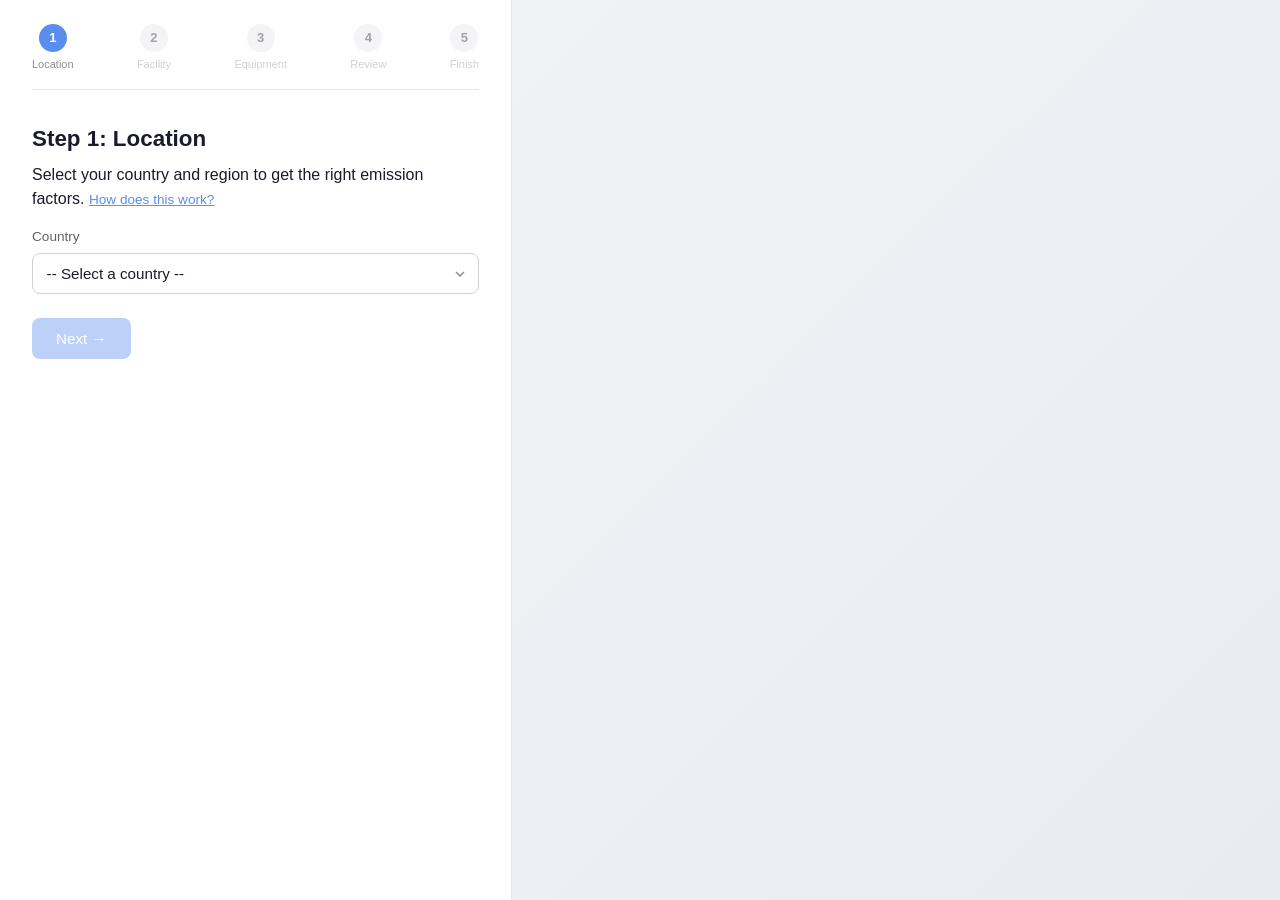
<file: index.html>
<!DOCTYPE html>
<html lang="en">
<head>
    <meta charset="UTF-8">
    <meta name="viewport" content="width=device-width, initial-scale=1.0">
    <title>Carbon Emission Estimator</title>
    <link rel="stylesheet" href="css/styles.css">
</head>
<body>
    <div id="app">
        <div id="wizard-panel"></div>
        <div id="visual-panel"></div>
        <div id="dashboard" class="hidden"></div>
    </div>
    <script type="module" src="js/app.js"></script>
</body>
</html>
</file>
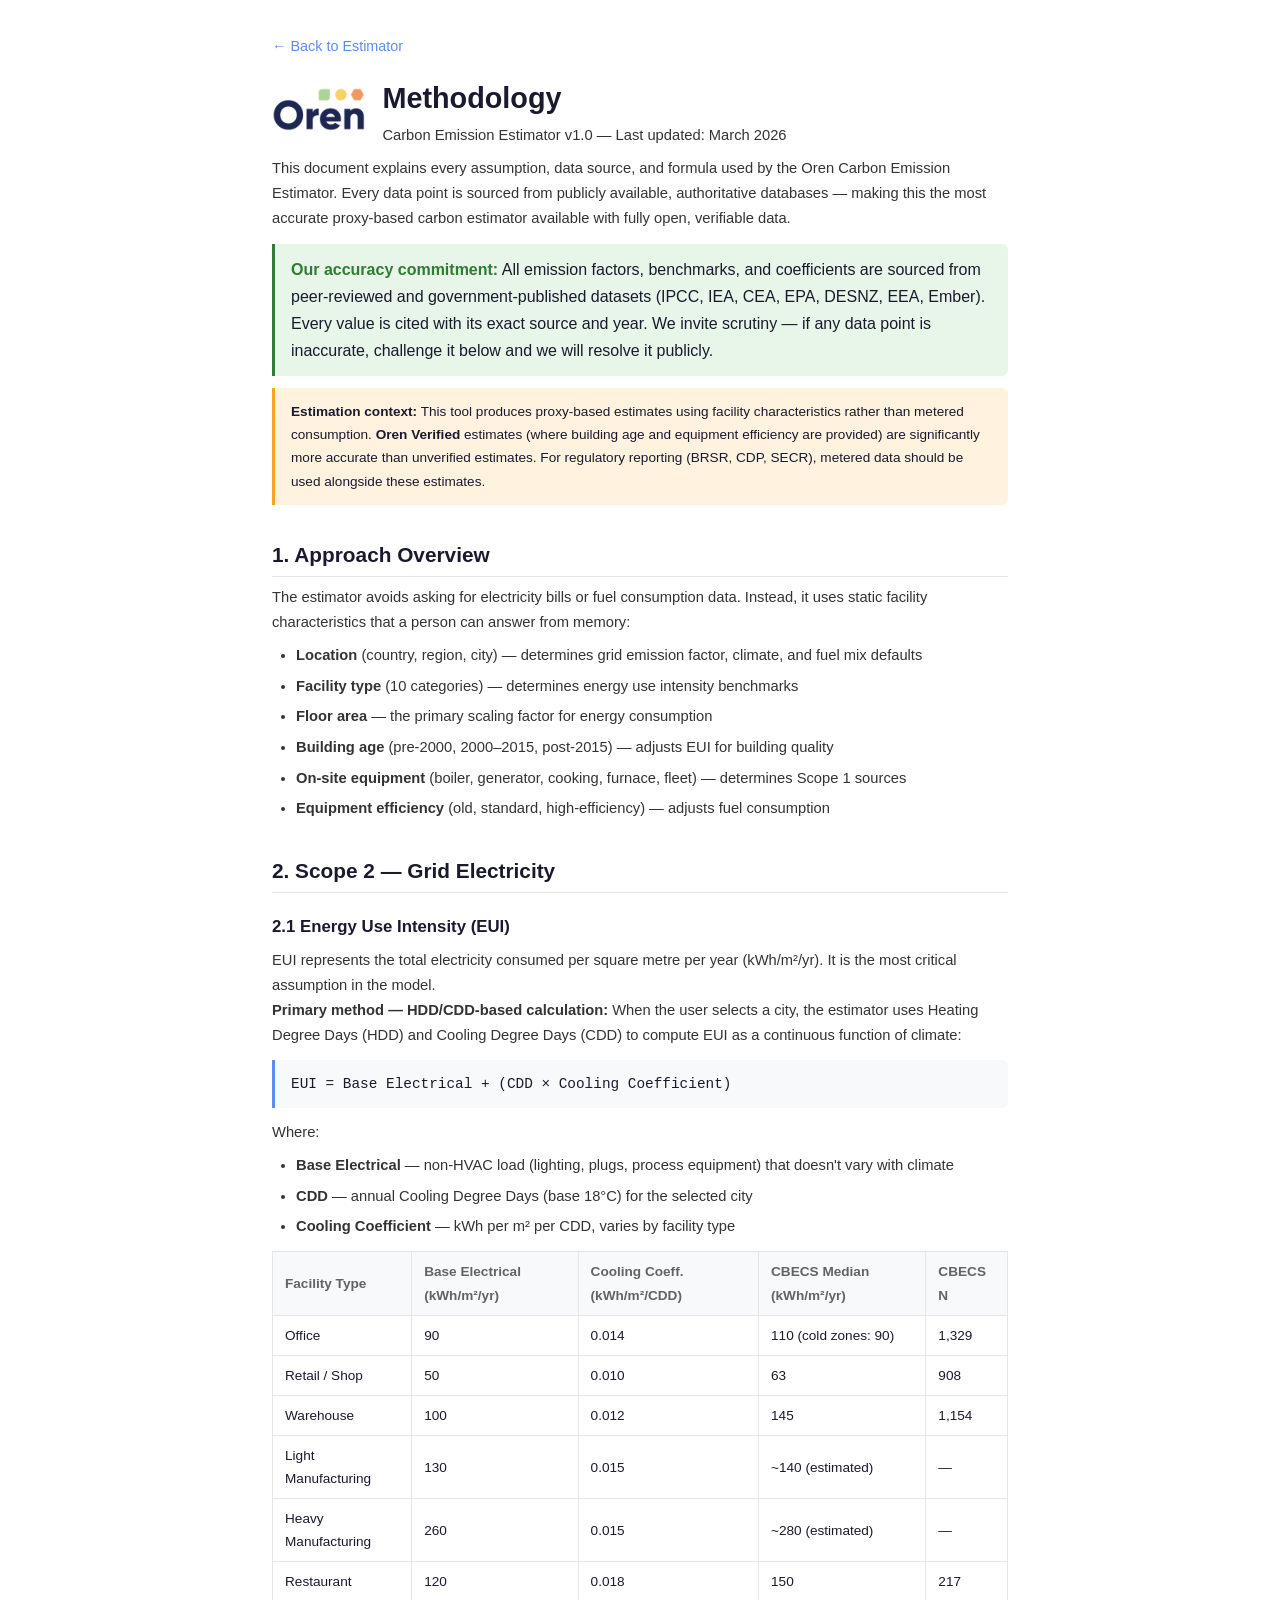
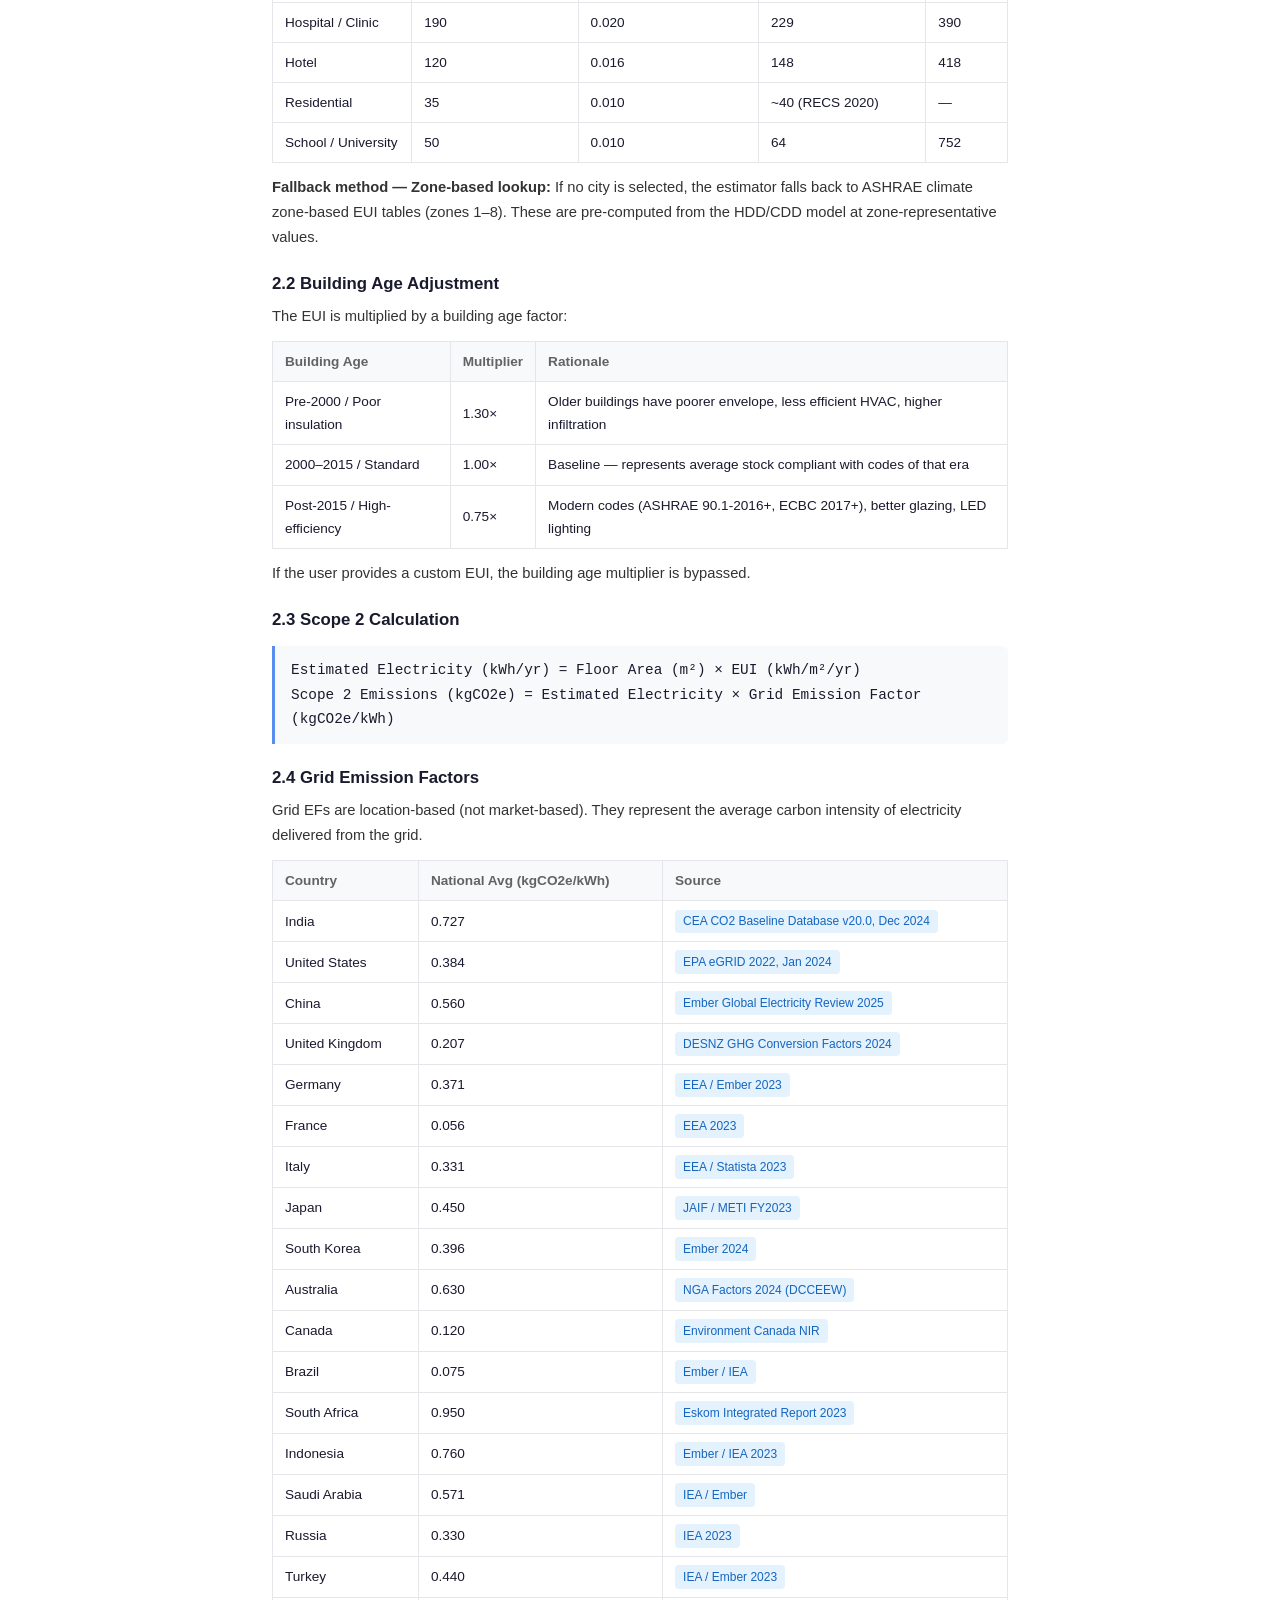
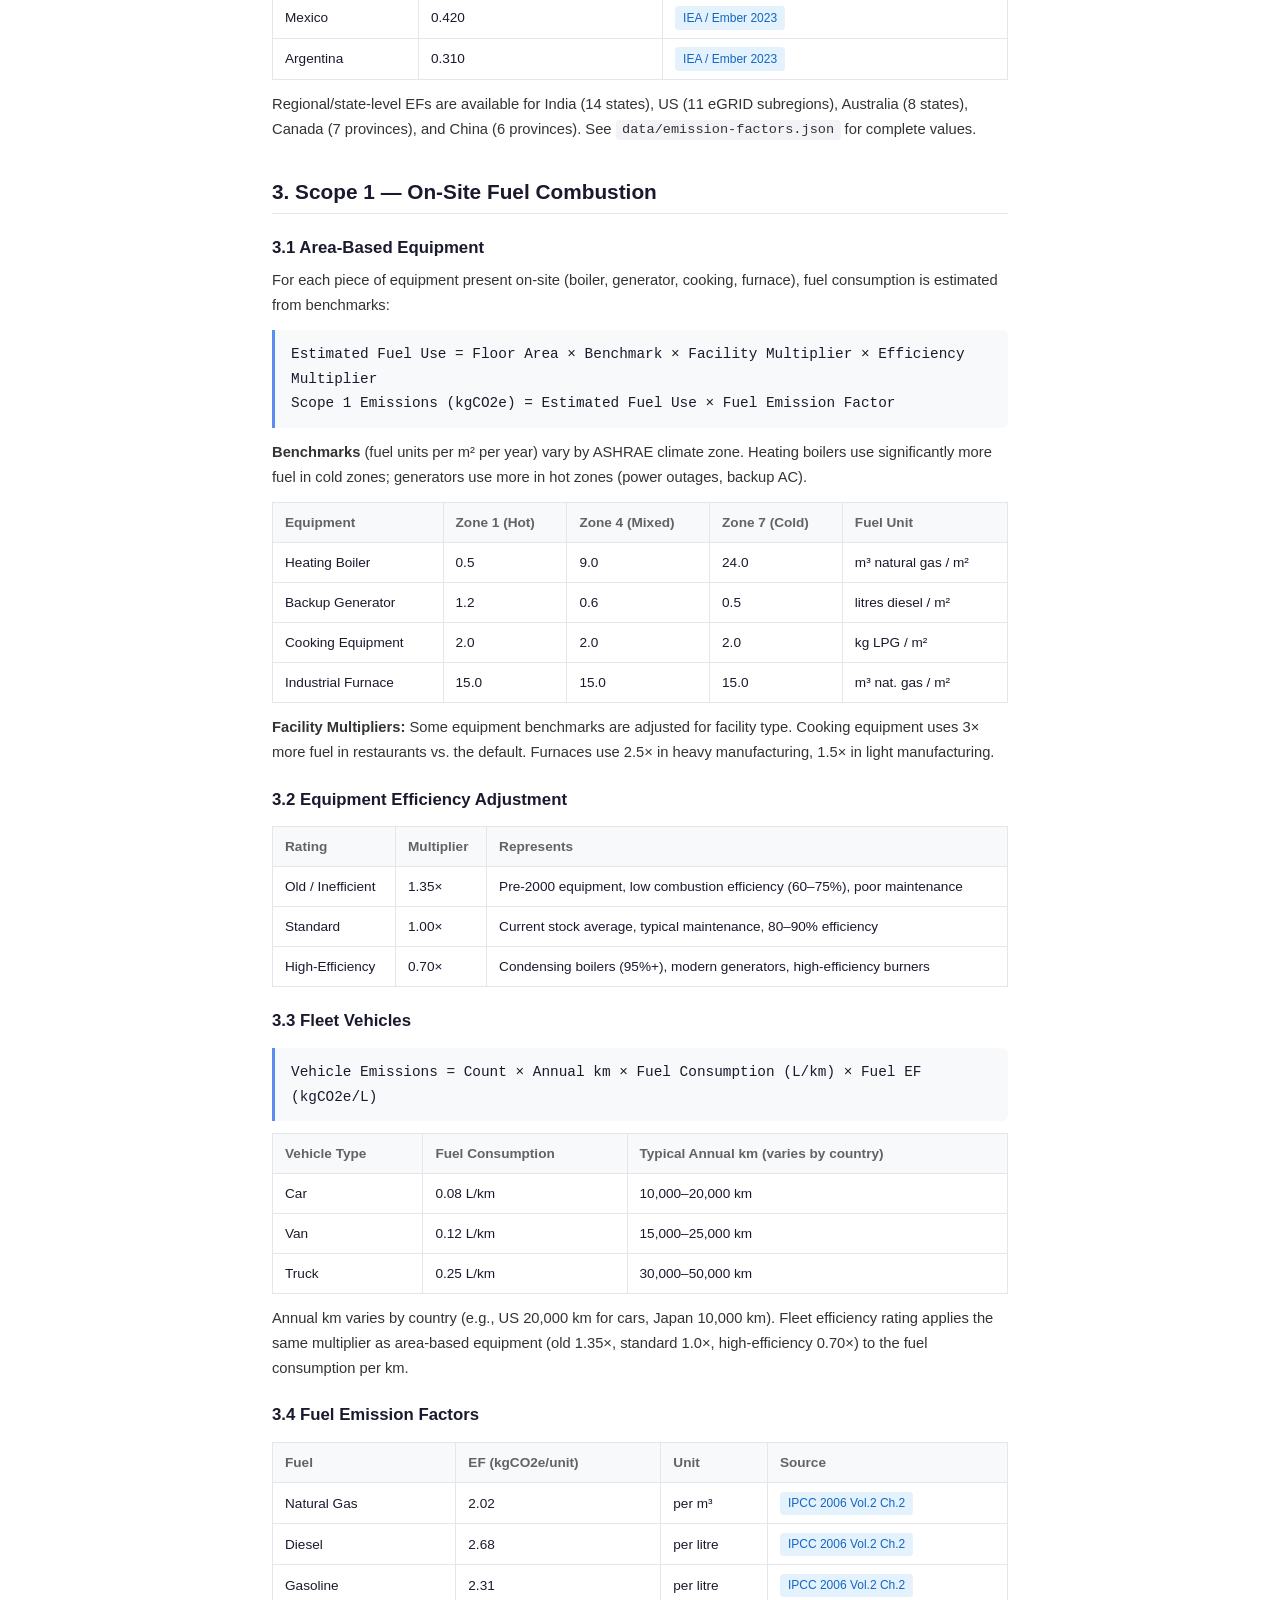
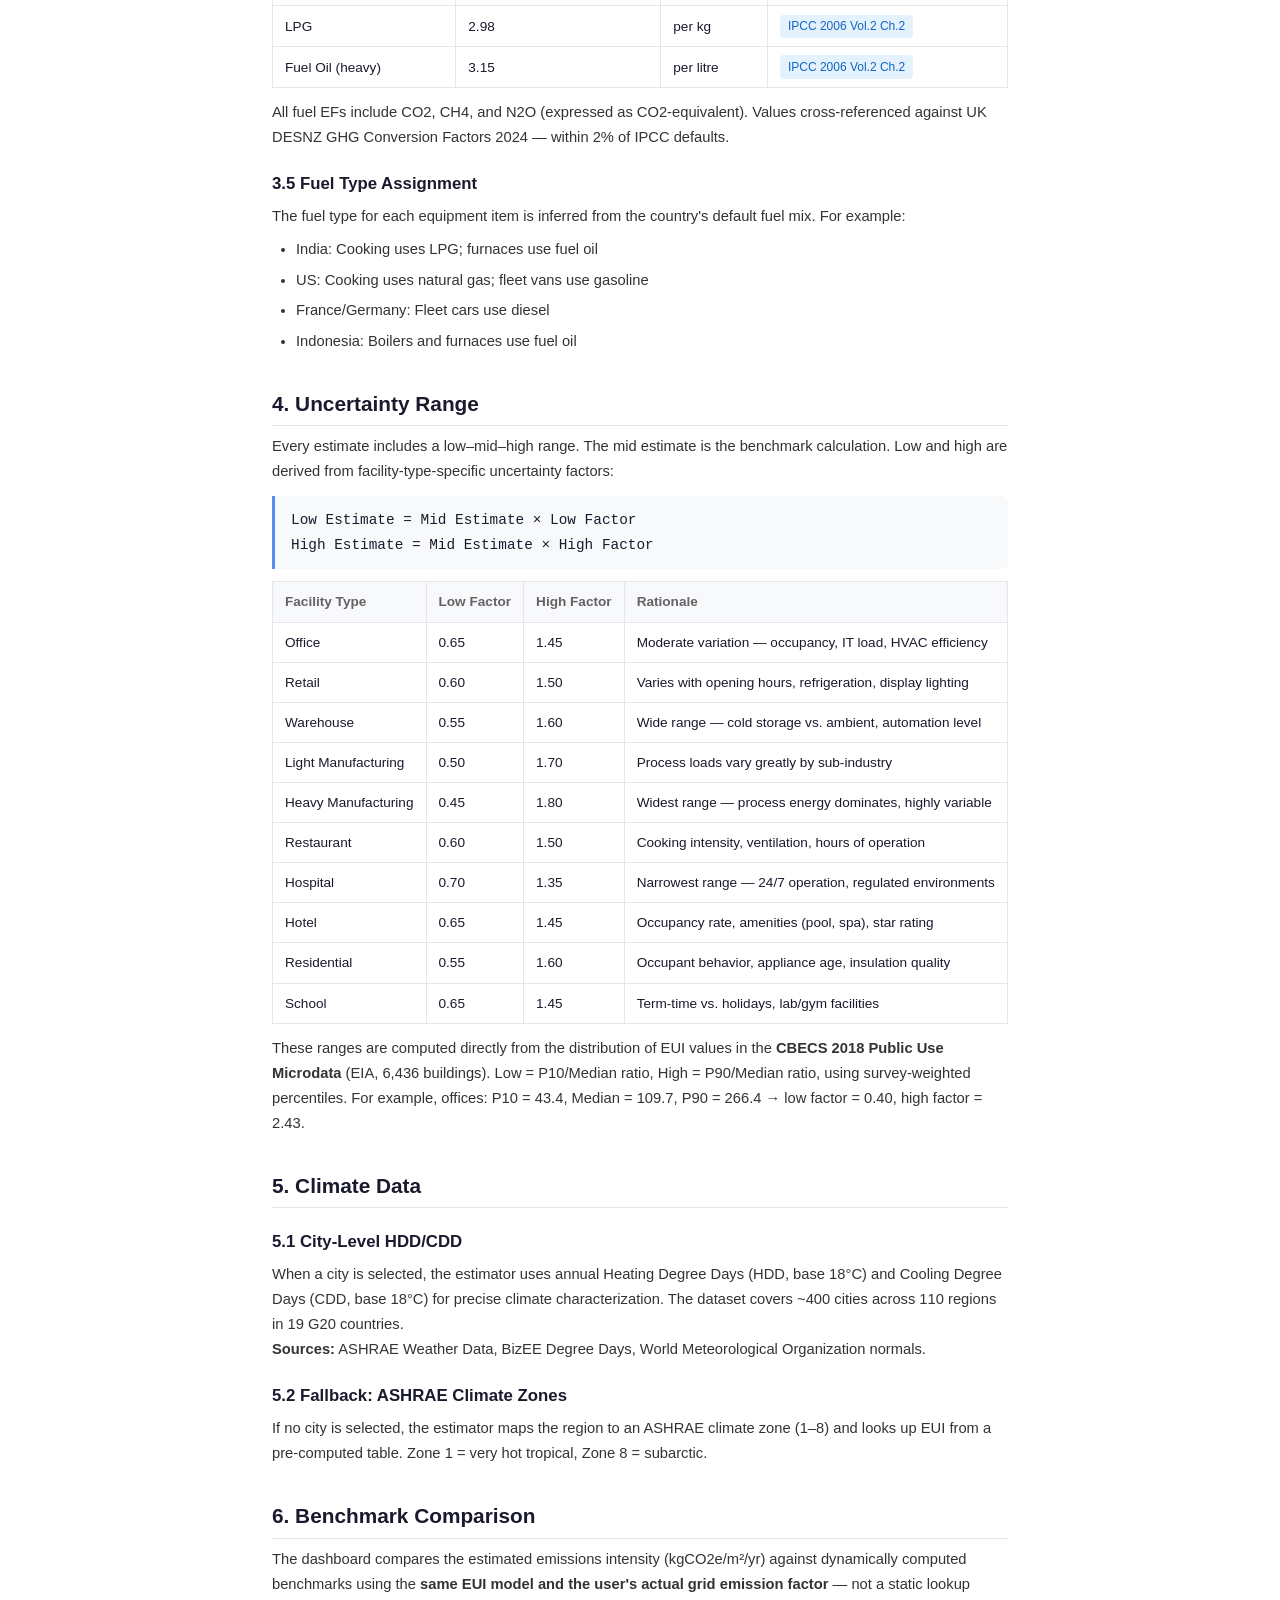
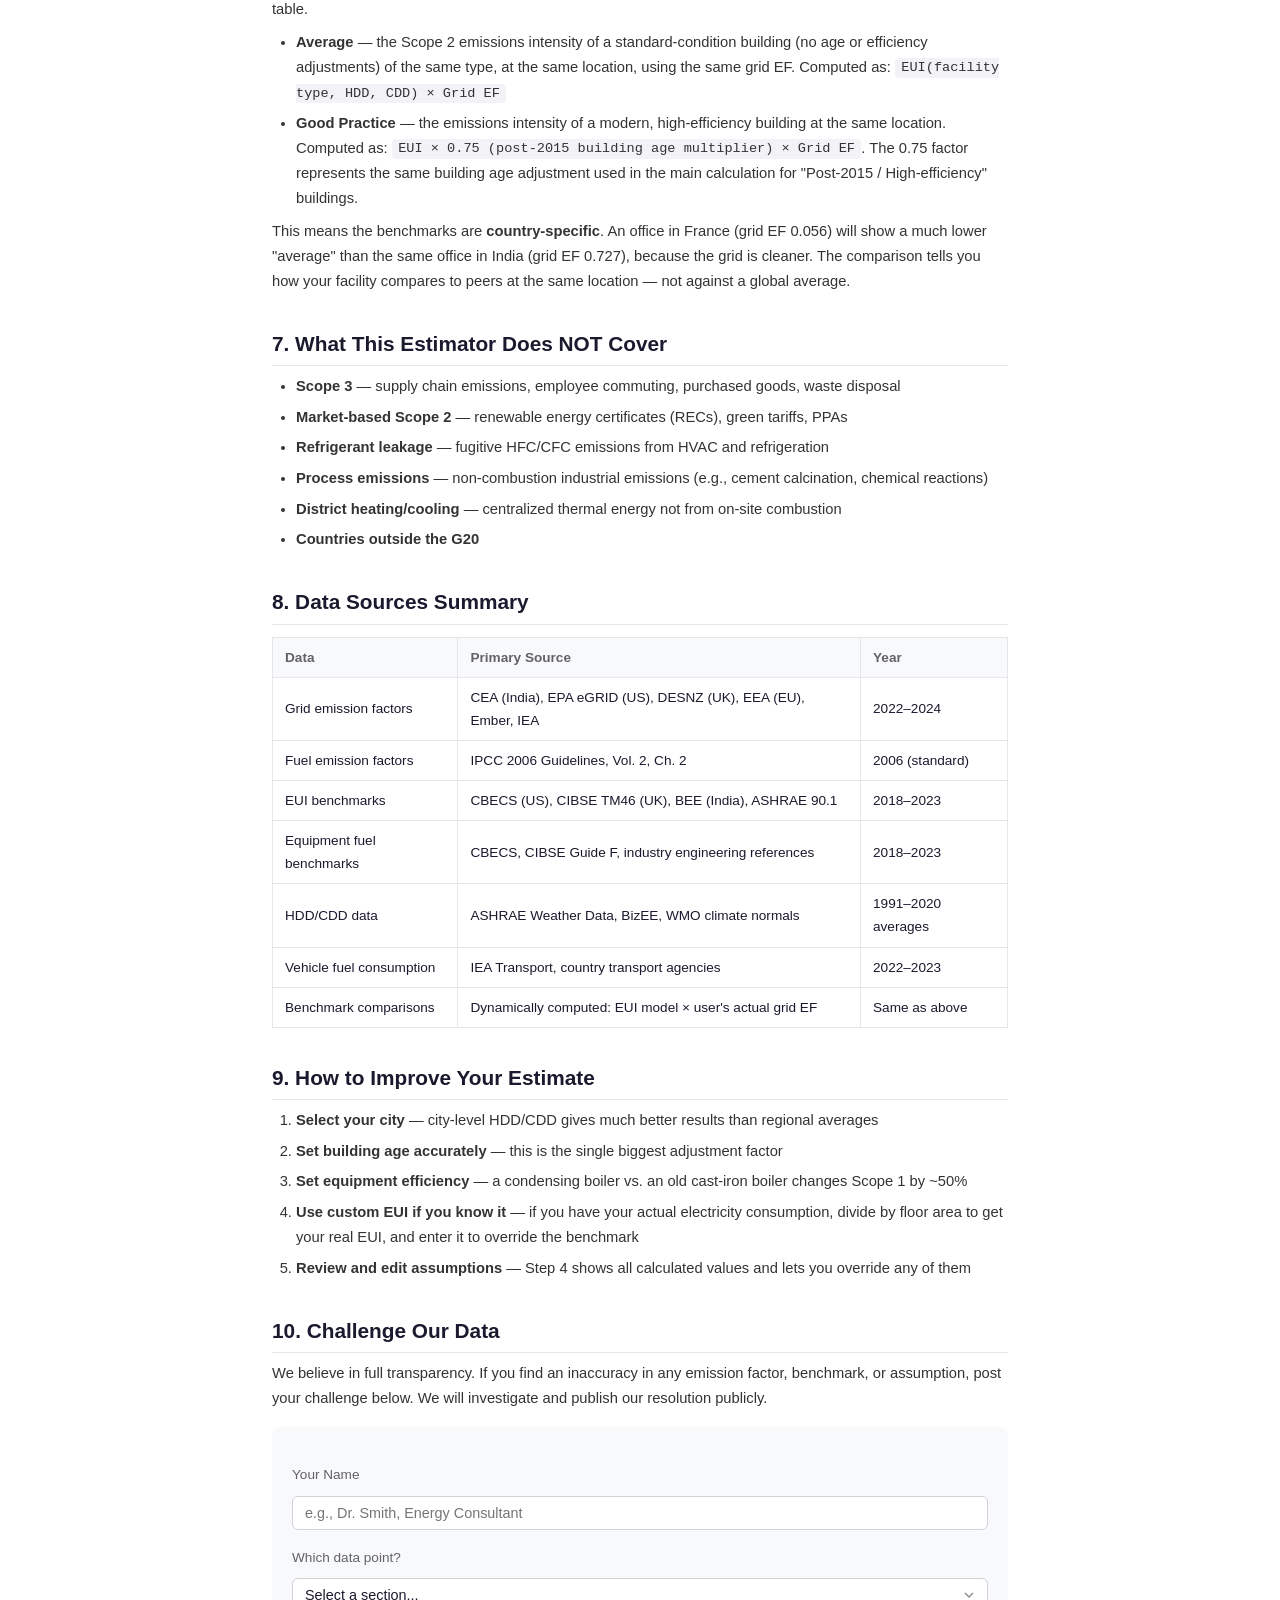
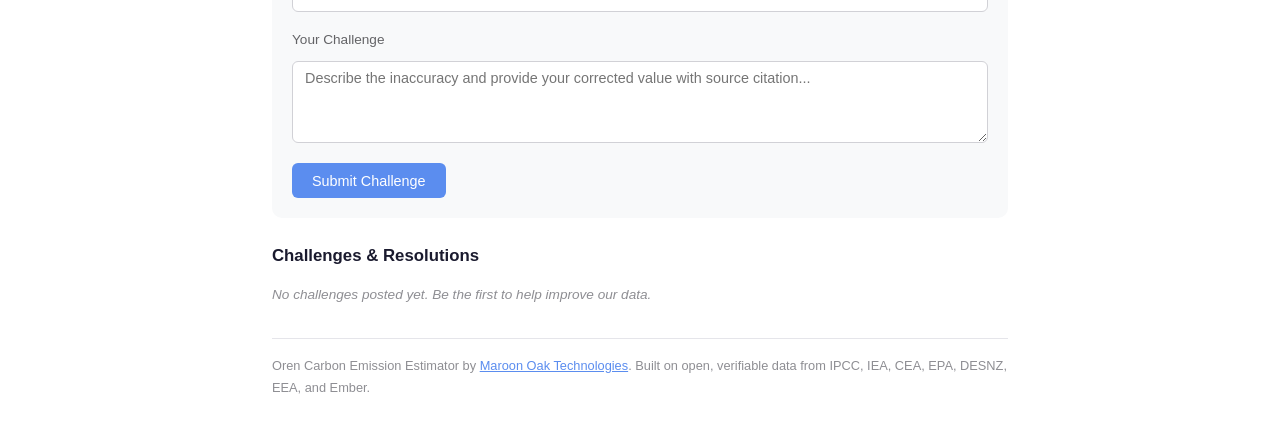
<file: methodology.html>
<!DOCTYPE html>
<html lang="en">
<head>
    <meta charset="UTF-8">
    <meta name="viewport" content="width=device-width, initial-scale=1.0">
    <title>Methodology — Carbon Emission Estimator</title>
    <link rel="stylesheet" href="css/styles.css">
    <style>
        body { background: #fff; }
        .methodology {
            max-width: 800px;
            margin: 0 auto;
            padding: 2rem;
            line-height: 1.7;
            color: #1a1a2e;
        }
        .methodology h1 { font-size: 1.8rem; margin-bottom: 0.5rem; }
        .methodology h2 { font-size: 1.3rem; margin-top: 2rem; margin-bottom: 0.5rem; border-bottom: 1px solid #e5e5ea; padding-bottom: 0.25rem; }
        .methodology h3 { font-size: 1.05rem; margin-top: 1.25rem; margin-bottom: 0.35rem; }
        .methodology p, .methodology li { font-size: 0.92rem; color: #333; }
        .methodology ul, .methodology ol { padding-left: 1.5rem; margin: 0.5rem 0; }
        .methodology li { margin-bottom: 0.35rem; }
        .methodology table { width: 100%; border-collapse: collapse; margin: 0.75rem 0; font-size: 0.85rem; }
        .methodology th, .methodology td { padding: 0.5rem 0.75rem; border: 1px solid #e5e5ea; text-align: left; }
        .methodology th { background: #f8f9fa; font-weight: 600; color: #636366; }
        .methodology code { background: #f2f2f7; padding: 0.15rem 0.4rem; border-radius: 4px; font-size: 0.85rem; }
        .methodology .formula { background: #f8f9fa; border-left: 3px solid #5B8DEF; padding: 0.75rem 1rem; margin: 0.75rem 0; border-radius: 0 6px 6px 0; font-family: monospace; font-size: 0.9rem; }
        .methodology .note { background: #FFF3E0; border-left: 3px solid #F5A623; padding: 0.75rem 1rem; margin: 0.75rem 0; border-radius: 0 6px 6px 0; font-size: 0.85rem; }
        .methodology .source-tag { display: inline-block; background: #E3F2FD; color: #1565C0; padding: 0.1rem 0.5rem; border-radius: 4px; font-size: 0.75rem; font-weight: 500; }
        .back-link { display: inline-block; margin-bottom: 1rem; color: #5B8DEF; text-decoration: none; font-size: 0.9rem; }
        .back-link:hover { text-decoration: underline; }
        .version { color: #8e8e93; font-size: 0.8rem; margin-top: 0.25rem; }
    </style>
</head>
<body>
<div class="methodology">

<a href="index.html" class="back-link">&larr; Back to Estimator</a>

<div style="display: flex; align-items: center; gap: 1rem; margin-bottom: 0.5rem;">
    <img src="svg/oren-logo.png" alt="Oren" style="height: 48px;" />
    <div>
        <h1 style="margin: 0;">Methodology</h1>
        <p class="version" style="margin: 0;">Carbon Emission Estimator v1.0 — Last updated: March 2026</p>
    </div>
</div>

<p>This document explains every assumption, data source, and formula used by the Oren Carbon Emission Estimator. Every data point is sourced from publicly available, authoritative databases — making this the most accurate proxy-based carbon estimator available with fully open, verifiable data.</p>

<div style="background: #E8F5E9; border-left: 3px solid #2E7D32; padding: 0.75rem 1rem; margin: 0.75rem 0; border-radius: 0 6px 6px 0;">
    <strong style="color: #2E7D32;">Our accuracy commitment:</strong> All emission factors, benchmarks, and coefficients are sourced from peer-reviewed and government-published datasets (IPCC, IEA, CEA, EPA, DESNZ, EEA, Ember). Every value is cited with its exact source and year. We invite scrutiny — if any data point is inaccurate, challenge it below and we will resolve it publicly.
</div>

<div class="note">
    <strong>Estimation context:</strong> This tool produces proxy-based estimates using facility characteristics rather than metered consumption. <strong>Oren Verified</strong> estimates (where building age and equipment efficiency are provided) are significantly more accurate than unverified estimates. For regulatory reporting (BRSR, CDP, SECR), metered data should be used alongside these estimates.
</div>

<h2>1. Approach Overview</h2>

<p>The estimator avoids asking for electricity bills or fuel consumption data. Instead, it uses static facility characteristics that a person can answer from memory:</p>

<ul>
    <li><strong>Location</strong> (country, region, city) — determines grid emission factor, climate, and fuel mix defaults</li>
    <li><strong>Facility type</strong> (10 categories) — determines energy use intensity benchmarks</li>
    <li><strong>Floor area</strong> — the primary scaling factor for energy consumption</li>
    <li><strong>Building age</strong> (pre-2000, 2000–2015, post-2015) — adjusts EUI for building quality</li>
    <li><strong>On-site equipment</strong> (boiler, generator, cooking, furnace, fleet) — determines Scope 1 sources</li>
    <li><strong>Equipment efficiency</strong> (old, standard, high-efficiency) — adjusts fuel consumption</li>
</ul>

<h2>2. Scope 2 — Grid Electricity</h2>

<h3>2.1 Energy Use Intensity (EUI)</h3>

<p>EUI represents the total electricity consumed per square metre per year (kWh/m²/yr). It is the most critical assumption in the model.</p>

<p><strong>Primary method — HDD/CDD-based calculation:</strong> When the user selects a city, the estimator uses Heating Degree Days (HDD) and Cooling Degree Days (CDD) to compute EUI as a continuous function of climate:</p>

<div class="formula">
    EUI = Base Electrical + (CDD × Cooling Coefficient)
</div>

<p>Where:</p>
<ul>
    <li><strong>Base Electrical</strong> — non-HVAC load (lighting, plugs, process equipment) that doesn't vary with climate</li>
    <li><strong>CDD</strong> — annual Cooling Degree Days (base 18°C) for the selected city</li>
    <li><strong>Cooling Coefficient</strong> — kWh per m² per CDD, varies by facility type</li>
</ul>

<table>
    <tr><th>Facility Type</th><th>Base Electrical (kWh/m²/yr)</th><th>Cooling Coeff. (kWh/m²/CDD)</th><th>CBECS Median (kWh/m²/yr)</th><th>CBECS N</th></tr>
    <tr><td>Office</td><td>90</td><td>0.014</td><td>110 (cold zones: 90)</td><td>1,329</td></tr>
    <tr><td>Retail / Shop</td><td>50</td><td>0.010</td><td>63</td><td>908</td></tr>
    <tr><td>Warehouse</td><td>100</td><td>0.012</td><td>145</td><td>1,154</td></tr>
    <tr><td>Light Manufacturing</td><td>130</td><td>0.015</td><td>~140 (estimated)</td><td>—</td></tr>
    <tr><td>Heavy Manufacturing</td><td>260</td><td>0.015</td><td>~280 (estimated)</td><td>—</td></tr>
    <tr><td>Restaurant</td><td>120</td><td>0.018</td><td>150</td><td>217</td></tr>
    <tr><td>Hospital / Clinic</td><td>190</td><td>0.020</td><td>229</td><td>390</td></tr>
    <tr><td>Hotel</td><td>120</td><td>0.016</td><td>148</td><td>418</td></tr>
    <tr><td>Residential</td><td>35</td><td>0.010</td><td>~40 (RECS 2020)</td><td>—</td></tr>
    <tr><td>School / University</td><td>50</td><td>0.010</td><td>64</td><td>752</td></tr>
</table>

<p><strong>Fallback method — Zone-based lookup:</strong> If no city is selected, the estimator falls back to ASHRAE climate zone-based EUI tables (zones 1–8). These are pre-computed from the HDD/CDD model at zone-representative values.</p>

<h3>2.2 Building Age Adjustment</h3>

<p>The EUI is multiplied by a building age factor:</p>

<table>
    <tr><th>Building Age</th><th>Multiplier</th><th>Rationale</th></tr>
    <tr><td>Pre-2000 / Poor insulation</td><td>1.30×</td><td>Older buildings have poorer envelope, less efficient HVAC, higher infiltration</td></tr>
    <tr><td>2000–2015 / Standard</td><td>1.00×</td><td>Baseline — represents average stock compliant with codes of that era</td></tr>
    <tr><td>Post-2015 / High-efficiency</td><td>0.75×</td><td>Modern codes (ASHRAE 90.1-2016+, ECBC 2017+), better glazing, LED lighting</td></tr>
</table>

<p>If the user provides a custom EUI, the building age multiplier is bypassed.</p>

<h3>2.3 Scope 2 Calculation</h3>

<div class="formula">
    Estimated Electricity (kWh/yr) = Floor Area (m²) × EUI (kWh/m²/yr)<br>
    Scope 2 Emissions (kgCO2e) = Estimated Electricity × Grid Emission Factor (kgCO2e/kWh)
</div>

<h3>2.4 Grid Emission Factors</h3>

<p>Grid EFs are location-based (not market-based). They represent the average carbon intensity of electricity delivered from the grid.</p>

<table>
    <tr><th>Country</th><th>National Avg (kgCO2e/kWh)</th><th>Source</th></tr>
    <tr><td>India</td><td>0.727</td><td><span class="source-tag">CEA CO2 Baseline Database v20.0, Dec 2024</span></td></tr>
    <tr><td>United States</td><td>0.384</td><td><span class="source-tag">EPA eGRID 2022, Jan 2024</span></td></tr>
    <tr><td>China</td><td>0.560</td><td><span class="source-tag">Ember Global Electricity Review 2025</span></td></tr>
    <tr><td>United Kingdom</td><td>0.207</td><td><span class="source-tag">DESNZ GHG Conversion Factors 2024</span></td></tr>
    <tr><td>Germany</td><td>0.371</td><td><span class="source-tag">EEA / Ember 2023</span></td></tr>
    <tr><td>France</td><td>0.056</td><td><span class="source-tag">EEA 2023</span></td></tr>
    <tr><td>Italy</td><td>0.331</td><td><span class="source-tag">EEA / Statista 2023</span></td></tr>
    <tr><td>Japan</td><td>0.450</td><td><span class="source-tag">JAIF / METI FY2023</span></td></tr>
    <tr><td>South Korea</td><td>0.396</td><td><span class="source-tag">Ember 2024</span></td></tr>
    <tr><td>Australia</td><td>0.630</td><td><span class="source-tag">NGA Factors 2024 (DCCEEW)</span></td></tr>
    <tr><td>Canada</td><td>0.120</td><td><span class="source-tag">Environment Canada NIR</span></td></tr>
    <tr><td>Brazil</td><td>0.075</td><td><span class="source-tag">Ember / IEA</span></td></tr>
    <tr><td>South Africa</td><td>0.950</td><td><span class="source-tag">Eskom Integrated Report 2023</span></td></tr>
    <tr><td>Indonesia</td><td>0.760</td><td><span class="source-tag">Ember / IEA 2023</span></td></tr>
    <tr><td>Saudi Arabia</td><td>0.571</td><td><span class="source-tag">IEA / Ember</span></td></tr>
    <tr><td>Russia</td><td>0.330</td><td><span class="source-tag">IEA 2023</span></td></tr>
    <tr><td>Turkey</td><td>0.440</td><td><span class="source-tag">IEA / Ember 2023</span></td></tr>
    <tr><td>Mexico</td><td>0.420</td><td><span class="source-tag">IEA / Ember 2023</span></td></tr>
    <tr><td>Argentina</td><td>0.310</td><td><span class="source-tag">IEA / Ember 2023</span></td></tr>
</table>

<p>Regional/state-level EFs are available for India (14 states), US (11 eGRID subregions), Australia (8 states), Canada (7 provinces), and China (6 provinces). See <code>data/emission-factors.json</code> for complete values.</p>

<h2>3. Scope 1 — On-Site Fuel Combustion</h2>

<h3>3.1 Area-Based Equipment</h3>

<p>For each piece of equipment present on-site (boiler, generator, cooking, furnace), fuel consumption is estimated from benchmarks:</p>

<div class="formula">
    Estimated Fuel Use = Floor Area × Benchmark × Facility Multiplier × Efficiency Multiplier<br>
    Scope 1 Emissions (kgCO2e) = Estimated Fuel Use × Fuel Emission Factor
</div>

<p><strong>Benchmarks</strong> (fuel units per m² per year) vary by ASHRAE climate zone. Heating boilers use significantly more fuel in cold zones; generators use more in hot zones (power outages, backup AC).</p>

<table>
    <tr><th>Equipment</th><th>Zone 1 (Hot)</th><th>Zone 4 (Mixed)</th><th>Zone 7 (Cold)</th><th>Fuel Unit</th></tr>
    <tr><td>Heating Boiler</td><td>0.5</td><td>9.0</td><td>24.0</td><td>m³ natural gas / m²</td></tr>
    <tr><td>Backup Generator</td><td>1.2</td><td>0.6</td><td>0.5</td><td>litres diesel / m²</td></tr>
    <tr><td>Cooking Equipment</td><td>2.0</td><td>2.0</td><td>2.0</td><td>kg LPG / m²</td></tr>
    <tr><td>Industrial Furnace</td><td>15.0</td><td>15.0</td><td>15.0</td><td>m³ nat. gas / m²</td></tr>
</table>

<p><strong>Facility Multipliers:</strong> Some equipment benchmarks are adjusted for facility type. Cooking equipment uses 3× more fuel in restaurants vs. the default. Furnaces use 2.5× in heavy manufacturing, 1.5× in light manufacturing.</p>

<h3>3.2 Equipment Efficiency Adjustment</h3>

<table>
    <tr><th>Rating</th><th>Multiplier</th><th>Represents</th></tr>
    <tr><td>Old / Inefficient</td><td>1.35×</td><td>Pre-2000 equipment, low combustion efficiency (60–75%), poor maintenance</td></tr>
    <tr><td>Standard</td><td>1.00×</td><td>Current stock average, typical maintenance, 80–90% efficiency</td></tr>
    <tr><td>High-Efficiency</td><td>0.70×</td><td>Condensing boilers (95%+), modern generators, high-efficiency burners</td></tr>
</table>

<h3>3.3 Fleet Vehicles</h3>

<div class="formula">
    Vehicle Emissions = Count × Annual km × Fuel Consumption (L/km) × Fuel EF (kgCO2e/L)
</div>

<table>
    <tr><th>Vehicle Type</th><th>Fuel Consumption</th><th>Typical Annual km (varies by country)</th></tr>
    <tr><td>Car</td><td>0.08 L/km</td><td>10,000–20,000 km</td></tr>
    <tr><td>Van</td><td>0.12 L/km</td><td>15,000–25,000 km</td></tr>
    <tr><td>Truck</td><td>0.25 L/km</td><td>30,000–50,000 km</td></tr>
</table>

<p>Annual km varies by country (e.g., US 20,000 km for cars, Japan 10,000 km). Fleet efficiency rating applies the same multiplier as area-based equipment (old 1.35×, standard 1.0×, high-efficiency 0.70×) to the fuel consumption per km.</p>

<h3>3.4 Fuel Emission Factors</h3>

<table>
    <tr><th>Fuel</th><th>EF (kgCO2e/unit)</th><th>Unit</th><th>Source</th></tr>
    <tr><td>Natural Gas</td><td>2.02</td><td>per m³</td><td><span class="source-tag">IPCC 2006 Vol.2 Ch.2</span></td></tr>
    <tr><td>Diesel</td><td>2.68</td><td>per litre</td><td><span class="source-tag">IPCC 2006 Vol.2 Ch.2</span></td></tr>
    <tr><td>Gasoline</td><td>2.31</td><td>per litre</td><td><span class="source-tag">IPCC 2006 Vol.2 Ch.2</span></td></tr>
    <tr><td>LPG</td><td>2.98</td><td>per kg</td><td><span class="source-tag">IPCC 2006 Vol.2 Ch.2</span></td></tr>
    <tr><td>Fuel Oil (heavy)</td><td>3.15</td><td>per litre</td><td><span class="source-tag">IPCC 2006 Vol.2 Ch.2</span></td></tr>
</table>

<p>All fuel EFs include CO2, CH4, and N2O (expressed as CO2-equivalent). Values cross-referenced against UK DESNZ GHG Conversion Factors 2024 — within 2% of IPCC defaults.</p>

<h3>3.5 Fuel Type Assignment</h3>

<p>The fuel type for each equipment item is inferred from the country's default fuel mix. For example:</p>
<ul>
    <li>India: Cooking uses LPG; furnaces use fuel oil</li>
    <li>US: Cooking uses natural gas; fleet vans use gasoline</li>
    <li>France/Germany: Fleet cars use diesel</li>
    <li>Indonesia: Boilers and furnaces use fuel oil</li>
</ul>

<h2>4. Uncertainty Range</h2>

<p>Every estimate includes a low–mid–high range. The mid estimate is the benchmark calculation. Low and high are derived from facility-type-specific uncertainty factors:</p>

<div class="formula">
    Low Estimate = Mid Estimate × Low Factor<br>
    High Estimate = Mid Estimate × High Factor
</div>

<table>
    <tr><th>Facility Type</th><th>Low Factor</th><th>High Factor</th><th>Rationale</th></tr>
    <tr><td>Office</td><td>0.65</td><td>1.45</td><td>Moderate variation — occupancy, IT load, HVAC efficiency</td></tr>
    <tr><td>Retail</td><td>0.60</td><td>1.50</td><td>Varies with opening hours, refrigeration, display lighting</td></tr>
    <tr><td>Warehouse</td><td>0.55</td><td>1.60</td><td>Wide range — cold storage vs. ambient, automation level</td></tr>
    <tr><td>Light Manufacturing</td><td>0.50</td><td>1.70</td><td>Process loads vary greatly by sub-industry</td></tr>
    <tr><td>Heavy Manufacturing</td><td>0.45</td><td>1.80</td><td>Widest range — process energy dominates, highly variable</td></tr>
    <tr><td>Restaurant</td><td>0.60</td><td>1.50</td><td>Cooking intensity, ventilation, hours of operation</td></tr>
    <tr><td>Hospital</td><td>0.70</td><td>1.35</td><td>Narrowest range — 24/7 operation, regulated environments</td></tr>
    <tr><td>Hotel</td><td>0.65</td><td>1.45</td><td>Occupancy rate, amenities (pool, spa), star rating</td></tr>
    <tr><td>Residential</td><td>0.55</td><td>1.60</td><td>Occupant behavior, appliance age, insulation quality</td></tr>
    <tr><td>School</td><td>0.65</td><td>1.45</td><td>Term-time vs. holidays, lab/gym facilities</td></tr>
</table>

<p>These ranges are computed directly from the distribution of EUI values in the <strong>CBECS 2018 Public Use Microdata</strong> (EIA, 6,436 buildings). Low = P10/Median ratio, High = P90/Median ratio, using survey-weighted percentiles. For example, offices: P10 = 43.4, Median = 109.7, P90 = 266.4 → low factor = 0.40, high factor = 2.43.</p>

<h2>5. Climate Data</h2>

<h3>5.1 City-Level HDD/CDD</h3>

<p>When a city is selected, the estimator uses annual Heating Degree Days (HDD, base 18°C) and Cooling Degree Days (CDD, base 18°C) for precise climate characterization. The dataset covers ~400 cities across 110 regions in 19 G20 countries.</p>

<p><strong>Sources:</strong> ASHRAE Weather Data, BizEE Degree Days, World Meteorological Organization normals.</p>

<h3>5.2 Fallback: ASHRAE Climate Zones</h3>

<p>If no city is selected, the estimator maps the region to an ASHRAE climate zone (1–8) and looks up EUI from a pre-computed table. Zone 1 = very hot tropical, Zone 8 = subarctic.</p>

<h2>6. Benchmark Comparison</h2>

<p>The dashboard compares the estimated emissions intensity (kgCO2e/m²/yr) against dynamically computed benchmarks using the <strong>same EUI model and the user's actual grid emission factor</strong> — not a static lookup table.</p>

<ul>
    <li><strong>Average</strong> — the Scope 2 emissions intensity of a standard-condition building (no age or efficiency adjustments) of the same type, at the same location, using the same grid EF. Computed as: <code>EUI(facility type, HDD, CDD) × Grid EF</code></li>
    <li><strong>Good Practice</strong> — the emissions intensity of a modern, high-efficiency building at the same location. Computed as: <code>EUI × 0.75 (post-2015 building age multiplier) × Grid EF</code>. The 0.75 factor represents the same building age adjustment used in the main calculation for "Post-2015 / High-efficiency" buildings.</li>
</ul>

<p>This means the benchmarks are <strong>country-specific</strong>. An office in France (grid EF 0.056) will show a much lower "average" than the same office in India (grid EF 0.727), because the grid is cleaner. The comparison tells you how your facility compares to peers at the same location — not against a global average.</p>

<h2>7. What This Estimator Does NOT Cover</h2>

<ul>
    <li><strong>Scope 3</strong> — supply chain emissions, employee commuting, purchased goods, waste disposal</li>
    <li><strong>Market-based Scope 2</strong> — renewable energy certificates (RECs), green tariffs, PPAs</li>
    <li><strong>Refrigerant leakage</strong> — fugitive HFC/CFC emissions from HVAC and refrigeration</li>
    <li><strong>Process emissions</strong> — non-combustion industrial emissions (e.g., cement calcination, chemical reactions)</li>
    <li><strong>District heating/cooling</strong> — centralized thermal energy not from on-site combustion</li>
    <li><strong>Countries outside the G20</strong></li>
</ul>

<h2>8. Data Sources Summary</h2>

<table>
    <tr><th>Data</th><th>Primary Source</th><th>Year</th></tr>
    <tr><td>Grid emission factors</td><td>CEA (India), EPA eGRID (US), DESNZ (UK), EEA (EU), Ember, IEA</td><td>2022–2024</td></tr>
    <tr><td>Fuel emission factors</td><td>IPCC 2006 Guidelines, Vol. 2, Ch. 2</td><td>2006 (standard)</td></tr>
    <tr><td>EUI benchmarks</td><td>CBECS (US), CIBSE TM46 (UK), BEE (India), ASHRAE 90.1</td><td>2018–2023</td></tr>
    <tr><td>Equipment fuel benchmarks</td><td>CBECS, CIBSE Guide F, industry engineering references</td><td>2018–2023</td></tr>
    <tr><td>HDD/CDD data</td><td>ASHRAE Weather Data, BizEE, WMO climate normals</td><td>1991–2020 averages</td></tr>
    <tr><td>Vehicle fuel consumption</td><td>IEA Transport, country transport agencies</td><td>2022–2023</td></tr>
    <tr><td>Benchmark comparisons</td><td>Dynamically computed: EUI model × user's actual grid EF</td><td>Same as above</td></tr>
</table>

<h2>9. How to Improve Your Estimate</h2>

<ol>
    <li><strong>Select your city</strong> — city-level HDD/CDD gives much better results than regional averages</li>
    <li><strong>Set building age accurately</strong> — this is the single biggest adjustment factor</li>
    <li><strong>Set equipment efficiency</strong> — a condensing boiler vs. an old cast-iron boiler changes Scope 1 by ~50%</li>
    <li><strong>Use custom EUI if you know it</strong> — if you have your actual electricity consumption, divide by floor area to get your real EUI, and enter it to override the benchmark</li>
    <li><strong>Review and edit assumptions</strong> — Step 4 shows all calculated values and lets you override any of them</li>
</ol>

<h2>10. Challenge Our Data</h2>

<p>We believe in full transparency. If you find an inaccuracy in any emission factor, benchmark, or assumption, post your challenge below. We will investigate and publish our resolution publicly.</p>

<div id="challenges-section">
    <div id="challenge-form" style="background: #f8f9fa; border-radius: 10px; padding: 1.25rem; margin: 1rem 0;">
        <div style="margin-bottom: 0.75rem;">
            <label for="challenge-name" style="font-size: 0.85rem; font-weight: 500;">Your Name</label>
            <input type="text" id="challenge-name" placeholder="e.g., Dr. Smith, Energy Consultant" style="width: 100%; padding: 0.5rem 0.75rem; border: 1.5px solid #d1d1d6; border-radius: 6px; font-size: 0.9rem; margin-top: 0.25rem;" />
        </div>
        <div style="margin-bottom: 0.75rem;">
            <label for="challenge-section" style="font-size: 0.85rem; font-weight: 500;">Which data point?</label>
            <select id="challenge-section" style="width: 100%; padding: 0.5rem 0.75rem; border: 1.5px solid #d1d1d6; border-radius: 6px; font-size: 0.9rem; margin-top: 0.25rem;">
                <option value="">Select a section...</option>
                <option value="grid-ef">Grid Emission Factor (specific country/region)</option>
                <option value="fuel-ef">Fuel Emission Factor</option>
                <option value="eui">EUI Benchmark / Base Electrical</option>
                <option value="hdd-cdd">HDD/CDD Climate Data</option>
                <option value="equipment">Equipment Fuel Consumption Benchmark</option>
                <option value="vehicle">Vehicle Fuel Consumption / Annual km</option>
                <option value="multiplier">Building Age or Efficiency Multiplier</option>
                <option value="uncertainty">Uncertainty Range</option>
                <option value="other">Other</option>
            </select>
        </div>
        <div style="margin-bottom: 0.75rem;">
            <label for="challenge-text" style="font-size: 0.85rem; font-weight: 500;">Your Challenge</label>
            <textarea id="challenge-text" rows="4" placeholder="Describe the inaccuracy and provide your corrected value with source citation..." style="width: 100%; padding: 0.5rem 0.75rem; border: 1.5px solid #d1d1d6; border-radius: 6px; font-size: 0.9rem; font-family: inherit; resize: vertical; margin-top: 0.25rem;"></textarea>
        </div>
        <button id="submit-challenge" style="padding: 0.6rem 1.25rem; background: #5B8DEF; color: #fff; border: none; border-radius: 6px; font-size: 0.9rem; cursor: pointer;">Submit Challenge</button>
    </div>

    <div id="challenges-list" style="margin-top: 1.5rem;">
        <h3 style="margin-bottom: 0.75rem;">Challenges & Resolutions</h3>
        <div id="challenges-container">
            <p style="color: #8e8e93; font-style: italic; font-size: 0.85rem;">No challenges posted yet. Be the first to help improve our data.</p>
        </div>
    </div>
</div>

<script>
// Local-storage-backed challenge system
const STORAGE_KEY = 'oren_methodology_challenges';

function loadChallenges() {
    try {
        return JSON.parse(localStorage.getItem(STORAGE_KEY)) || [];
    } catch { return []; }
}

function saveChallenges(challenges) {
    localStorage.setItem(STORAGE_KEY, JSON.stringify(challenges));
}

function renderChallenges() {
    const challenges = loadChallenges();
    const container = document.getElementById('challenges-container');

    if (challenges.length === 0) {
        container.innerHTML = '<p style="color: #8e8e93; font-style: italic; font-size: 0.85rem;">No challenges posted yet. Be the first to help improve our data.</p>';
        return;
    }

    container.innerHTML = challenges.map((c, i) => `
        <div style="border: 1px solid #e5e5ea; border-radius: 8px; padding: 1rem; margin-bottom: 0.75rem; ${c.resolved ? 'background: #F1F8E9;' : ''}">
            <div style="display: flex; justify-content: space-between; align-items: start; margin-bottom: 0.5rem;">
                <div>
                    <strong style="font-size: 0.9rem;">${escapeHtml(c.name)}</strong>
                    <span style="font-size: 0.75rem; color: #8e8e93; margin-left: 0.5rem;">${c.date}</span>
                </div>
                <span style="font-size: 0.72rem; padding: 0.15rem 0.5rem; border-radius: 4px; font-weight: 600; ${c.resolved
                    ? 'background: #E8F5E9; color: #2E7D32;'
                    : 'background: #FFF3E0; color: #E65100;'
                }">${c.resolved ? 'RESOLVED' : 'OPEN'}</span>
            </div>
            <div style="font-size: 0.82rem; color: #636366; margin-bottom: 0.25rem;">
                <strong>Section:</strong> ${escapeHtml(c.section)}
            </div>
            <p style="font-size: 0.85rem; margin: 0.5rem 0;">${escapeHtml(c.text)}</p>
            ${c.resolution ? `
                <div style="background: #E8F5E9; border-radius: 6px; padding: 0.6rem 0.8rem; margin-top: 0.5rem;">
                    <strong style="font-size: 0.8rem; color: #2E7D32;">Resolution:</strong>
                    <p style="font-size: 0.85rem; margin: 0.25rem 0 0 0;">${escapeHtml(c.resolution)}</p>
                </div>
            ` : `
                <div style="margin-top: 0.5rem;">
                    <input type="text" class="resolution-input" data-index="${i}" placeholder="Add resolution..." style="width: calc(100% - 90px); padding: 0.4rem 0.6rem; border: 1px solid #d1d1d6; border-radius: 4px; font-size: 0.82rem;" />
                    <button class="resolve-btn" data-index="${i}" style="padding: 0.4rem 0.6rem; background: #34C759; color: #fff; border: none; border-radius: 4px; font-size: 0.8rem; cursor: pointer; margin-left: 0.25rem;">Resolve</button>
                </div>
            `}
        </div>
    `).join('');

    // Bind resolve buttons
    container.querySelectorAll('.resolve-btn').forEach(btn => {
        btn.addEventListener('click', () => {
            const idx = parseInt(btn.dataset.index);
            const input = container.querySelector(`.resolution-input[data-index="${idx}"]`);
            if (input && input.value.trim()) {
                const challenges = loadChallenges();
                challenges[idx].resolved = true;
                challenges[idx].resolution = input.value.trim();
                challenges[idx].resolvedDate = new Date().toLocaleDateString();
                saveChallenges(challenges);
                renderChallenges();
            }
        });
    });
}

function escapeHtml(str) {
    const div = document.createElement('div');
    div.textContent = str;
    return div.innerHTML;
}

document.getElementById('submit-challenge').addEventListener('click', () => {
    const name = document.getElementById('challenge-name').value.trim();
    const section = document.getElementById('challenge-section').value;
    const text = document.getElementById('challenge-text').value.trim();

    if (!name || !section || !text) {
        alert('Please fill in all fields.');
        return;
    }

    const challenges = loadChallenges();
    challenges.unshift({
        name,
        section: document.getElementById('challenge-section').selectedOptions[0].text,
        sectionKey: section,
        text,
        date: new Date().toLocaleDateString(),
        resolved: false,
        resolution: null
    });
    saveChallenges(challenges);

    // Clear form
    document.getElementById('challenge-name').value = '';
    document.getElementById('challenge-section').value = '';
    document.getElementById('challenge-text').value = '';

    renderChallenges();
});

// Initial render
renderChallenges();
</script>

<p style="margin-top: 2rem; padding-top: 1rem; border-top: 1px solid #e5e5ea; color: #8e8e93; font-size: 0.8rem;">
    Oren Carbon Emission Estimator by <a href="https://www.orennow.com" target="_blank" style="color: #5B8DEF;">Maroon Oak Technologies</a>. Built on open, verifiable data from IPCC, IEA, CEA, EPA, DESNZ, EEA, and Ember.
</p>

</div>
</body>
</html>
</file>
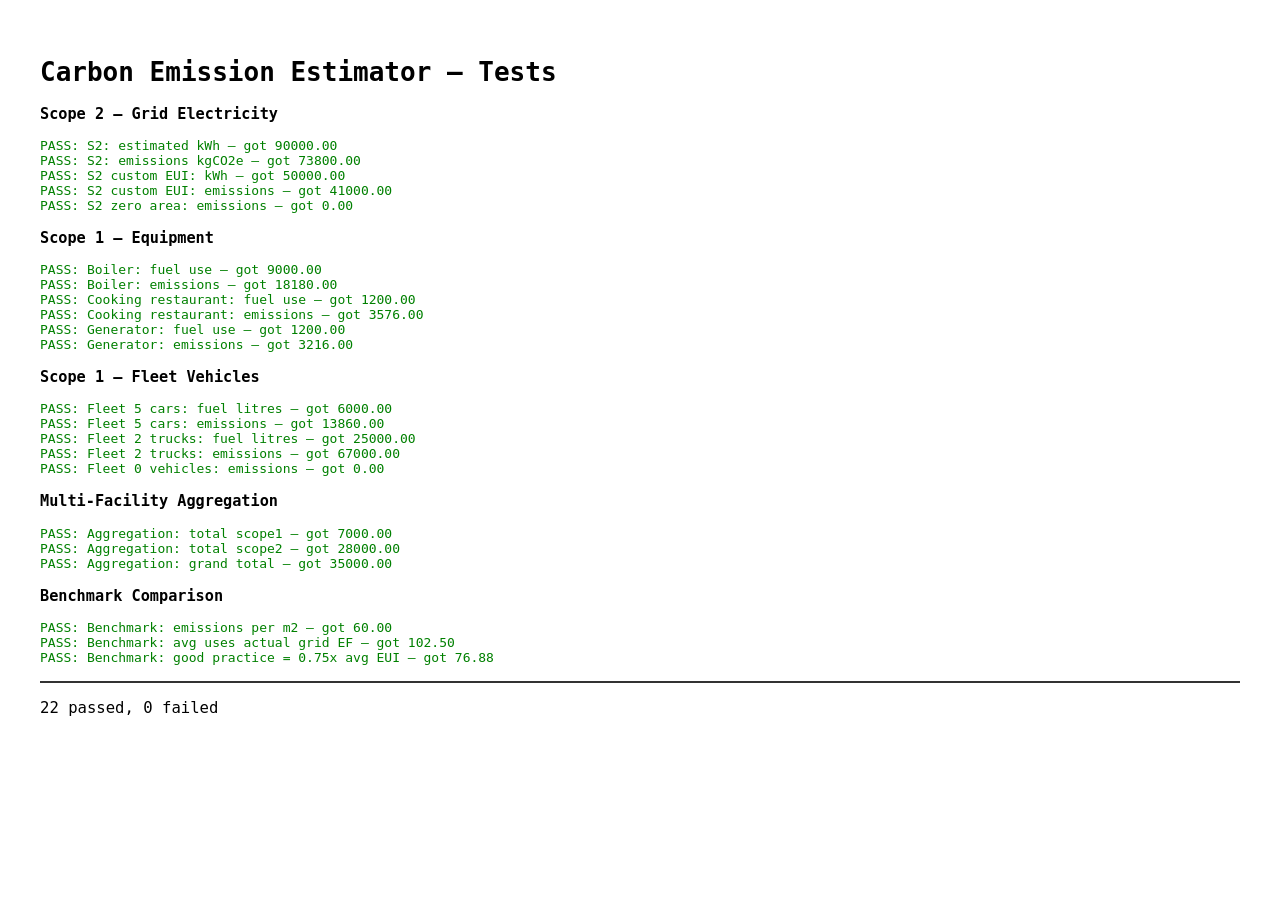
<file: tests/test.html>
<!DOCTYPE html>
<html lang="en">
<head>
    <meta charset="UTF-8">
    <title>Calculator Tests</title>
    <style>
        body { font-family: monospace; padding: 2rem; }
        .pass { color: green; }
        .fail { color: red; font-weight: bold; }
        .summary { margin-top: 1rem; font-size: 1.2em; border-top: 2px solid #333; padding-top: 1rem; }
    </style>
</head>
<body>
    <h1>Carbon Emission Estimator — Tests</h1>
    <div id="results"></div>
    <script type="module" src="test-calculator.js"></script>
</body>
</html>
</file>
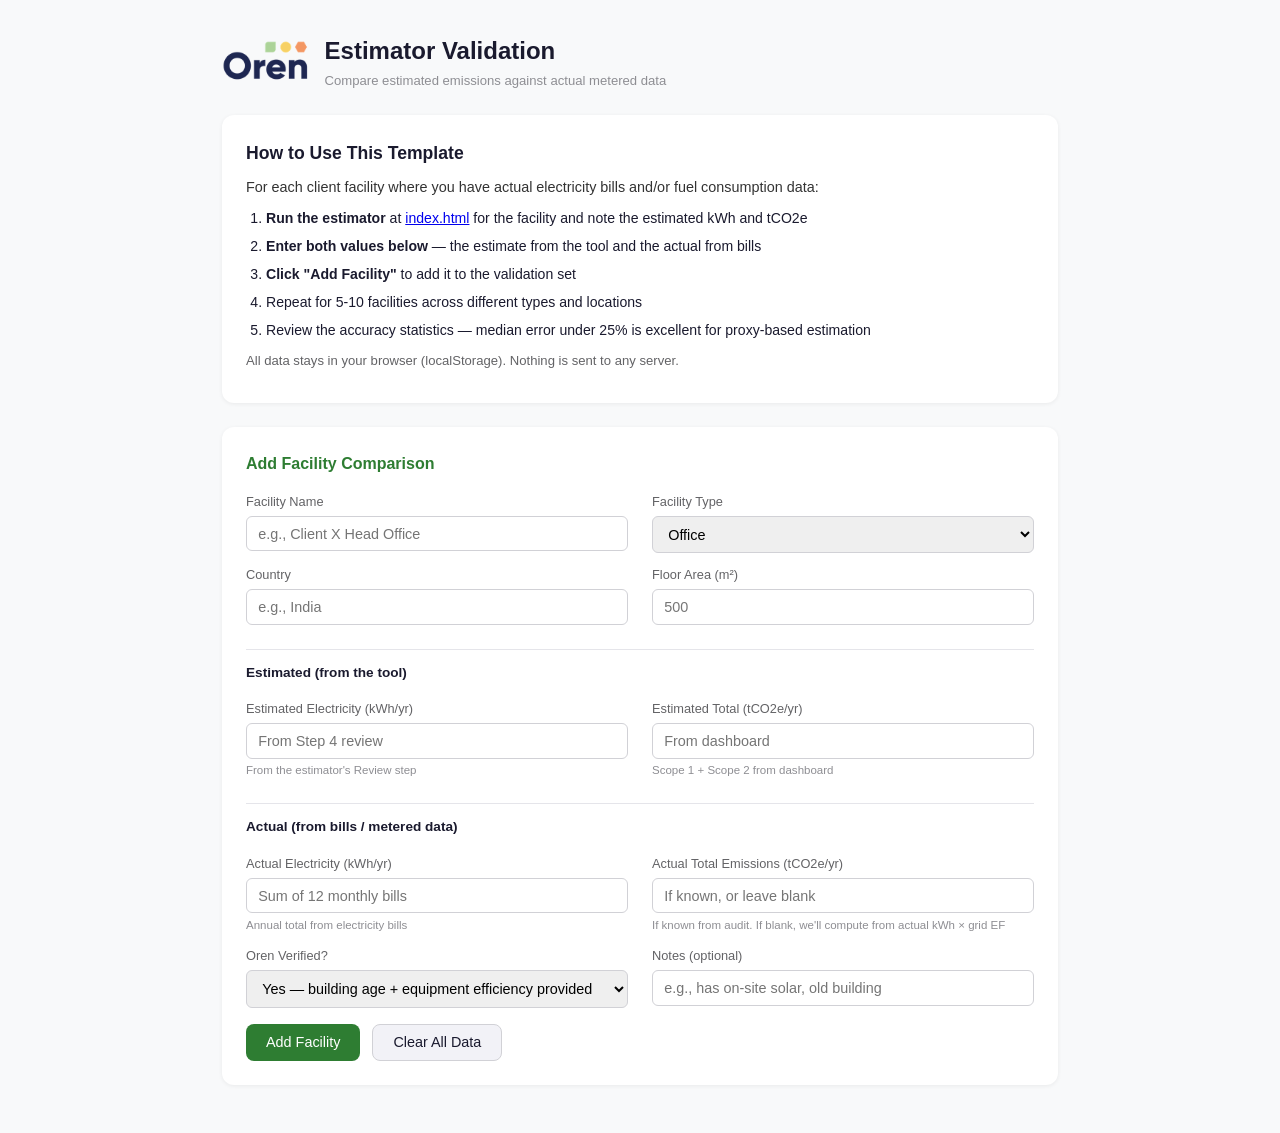
<file: validation/validation-template.html>
<!DOCTYPE html>
<html lang="en">
<head>
    <meta charset="UTF-8">
    <meta name="viewport" content="width=device-width, initial-scale=1.0">
    <title>Validation — Oren Carbon Emission Estimator</title>
    <style>
        *, *::before, *::after { box-sizing: border-box; margin: 0; padding: 0; }
        body {
            font-family: -apple-system, BlinkMacSystemFont, 'Segoe UI', Roboto, sans-serif;
            color: #1a1a2e;
            background: #f8f9fa;
            line-height: 1.6;
        }
        .container { max-width: 900px; margin: 0 auto; padding: 2rem; }

        /* Header */
        .header { display: flex; align-items: center; gap: 1rem; margin-bottom: 1.5rem; }
        .header img { height: 44px; }
        .header h1 { font-size: 1.5rem; }
        .header p { font-size: 0.82rem; color: #8e8e93; }

        /* Intro */
        .intro { background: #fff; border-radius: 12px; padding: 1.5rem; margin-bottom: 1.5rem; box-shadow: 0 1px 4px #00000010; }
        .intro h2 { font-size: 1.1rem; margin-bottom: 0.5rem; }
        .intro p { font-size: 0.9rem; color: #333; margin-bottom: 0.5rem; }
        .intro ol { padding-left: 1.25rem; font-size: 0.88rem; }
        .intro li { margin-bottom: 0.35rem; }

        /* Form */
        .facility-form { background: #fff; border-radius: 12px; padding: 1.5rem; margin-bottom: 1rem; box-shadow: 0 1px 4px #00000010; }
        .facility-form h3 { font-size: 1rem; margin-bottom: 1rem; color: #2E7D32; }
        .form-grid { display: grid; grid-template-columns: 1fr 1fr; gap: 0.75rem 1.5rem; }
        .form-group { display: flex; flex-direction: column; }
        .form-group.full { grid-column: 1 / -1; }
        label { font-size: 0.8rem; font-weight: 500; color: #636366; margin-bottom: 0.2rem; }
        input, select { padding: 0.55rem 0.7rem; border: 1.5px solid #d1d1d6; border-radius: 6px; font-size: 0.9rem; }
        input:focus, select:focus { outline: none; border-color: #5B8DEF; box-shadow: 0 0 0 3px #5B8DEF22; }
        small { font-size: 0.72rem; color: #8e8e93; margin-top: 0.15rem; }
        .section-label { font-size: 0.85rem; font-weight: 600; color: #1a1a2e; margin-top: 0.75rem; margin-bottom: 0.25rem; grid-column: 1 / -1; border-top: 1px solid #e5e5ea; padding-top: 0.75rem; }

        /* Buttons */
        .btn { padding: 0.6rem 1.25rem; border: none; border-radius: 8px; font-size: 0.9rem; cursor: pointer; font-weight: 500; }
        .btn-primary { background: #5B8DEF; color: #fff; }
        .btn-primary:hover { background: #4A7BD4; }
        .btn-secondary { background: #f2f2f7; color: #1a1a2e; border: 1.5px solid #d1d1d6; }
        .btn-success { background: #2E7D32; color: #fff; }
        .btn-success:hover { background: #256828; }
        .btn-row { display: flex; gap: 0.75rem; margin-top: 1rem; }

        /* Results table */
        .results { background: #fff; border-radius: 12px; padding: 1.5rem; margin-top: 1.5rem; box-shadow: 0 1px 4px #00000010; }
        .results h2 { font-size: 1.15rem; margin-bottom: 1rem; }
        table { width: 100%; border-collapse: collapse; font-size: 0.82rem; }
        th, td { padding: 0.5rem 0.6rem; text-align: left; border-bottom: 1px solid #e5e5ea; }
        th { color: #636366; font-weight: 600; background: #f8f9fa; }
        .error-good { color: #2E7D32; font-weight: 600; }
        .error-ok { color: #F57F17; font-weight: 600; }
        .error-bad { color: #BF360C; font-weight: 600; }
        .total-row { background: #f2f2f7; font-weight: 600; }

        /* Summary stats */
        .summary-stats { display: grid; grid-template-columns: repeat(4, 1fr); gap: 1rem; margin: 1.5rem 0; }
        .stat-card { background: #f8f9fa; border-radius: 10px; padding: 1rem; text-align: center; }
        .stat-number { font-size: 1.8rem; font-weight: 700; }
        .stat-label { font-size: 0.75rem; color: #8e8e93; text-transform: uppercase; letter-spacing: 0.5px; }
        .stat-good .stat-number { color: #2E7D32; }
        .stat-ok .stat-number { color: #F57F17; }
        .stat-bad .stat-number { color: #BF360C; }

        /* Verdict */
        .verdict { padding: 1.25rem; border-radius: 10px; margin-top: 1rem; text-align: center; }
        .verdict-pass { background: #E8F5E9; border: 2px solid #81C784; }
        .verdict-partial { background: #FFF8E1; border: 2px solid #FFD54F; }
        .verdict-fail { background: #FBE9E7; border: 2px solid #FFAB91; }
        .verdict h3 { font-size: 1.1rem; margin-bottom: 0.25rem; }
        .verdict p { font-size: 0.85rem; }

        /* Export */
        .export-section { margin-top: 1.5rem; text-align: center; }

        /* Print */
        @media print {
            body { background: #fff; }
            .btn, .btn-row, .facility-form, .export-section { display: none; }
            .container { max-width: 100%; padding: 1rem; }
            .results, .intro { box-shadow: none; border: 1px solid #e5e5ea; }
        }

        @media (max-width: 600px) {
            .form-grid { grid-template-columns: 1fr; }
            .summary-stats { grid-template-columns: 1fr 1fr; }
        }
    </style>
</head>
<body>
<div class="container">

    <div class="header">
        <img src="../svg/oren-logo.png" alt="Oren" />
        <div>
            <h1>Estimator Validation</h1>
            <p>Compare estimated emissions against actual metered data</p>
        </div>
    </div>

    <div class="intro">
        <h2>How to Use This Template</h2>
        <p>For each client facility where you have actual electricity bills and/or fuel consumption data:</p>
        <ol>
            <li><strong>Run the estimator</strong> at <a href="../index.html">index.html</a> for the facility and note the estimated kWh and tCO2e</li>
            <li><strong>Enter both values below</strong> — the estimate from the tool and the actual from bills</li>
            <li><strong>Click "Add Facility"</strong> to add it to the validation set</li>
            <li>Repeat for 5-10 facilities across different types and locations</li>
            <li>Review the accuracy statistics — median error under 25% is excellent for proxy-based estimation</li>
        </ol>
        <p style="font-size: 0.82rem; color: #636366; margin-top: 0.5rem;">All data stays in your browser (localStorage). Nothing is sent to any server.</p>
    </div>

    <div class="facility-form">
        <h3>Add Facility Comparison</h3>
        <div class="form-grid">
            <div class="form-group">
                <label for="v-name">Facility Name</label>
                <input type="text" id="v-name" placeholder="e.g., Client X Head Office" />
            </div>
            <div class="form-group">
                <label for="v-type">Facility Type</label>
                <select id="v-type">
                    <option value="office">Office</option>
                    <option value="retail">Retail / Shop</option>
                    <option value="warehouse">Warehouse</option>
                    <option value="light_manufacturing">Light Manufacturing</option>
                    <option value="heavy_manufacturing">Heavy Manufacturing</option>
                    <option value="restaurant">Restaurant</option>
                    <option value="hospital">Hospital / Clinic</option>
                    <option value="hotel">Hotel</option>
                    <option value="residential">Residential</option>
                    <option value="school">School / University</option>
                </select>
            </div>
            <div class="form-group">
                <label for="v-country">Country</label>
                <input type="text" id="v-country" placeholder="e.g., India" />
            </div>
            <div class="form-group">
                <label for="v-area">Floor Area (m²)</label>
                <input type="number" id="v-area" min="1" placeholder="500" />
            </div>

            <div class="section-label">Estimated (from the tool)</div>

            <div class="form-group">
                <label for="v-est-kwh">Estimated Electricity (kWh/yr)</label>
                <input type="number" id="v-est-kwh" min="0" placeholder="From Step 4 review" />
                <small>From the estimator's Review step</small>
            </div>
            <div class="form-group">
                <label for="v-est-tco2">Estimated Total (tCO2e/yr)</label>
                <input type="number" id="v-est-tco2" min="0" step="0.01" placeholder="From dashboard" />
                <small>Scope 1 + Scope 2 from dashboard</small>
            </div>

            <div class="section-label">Actual (from bills / metered data)</div>

            <div class="form-group">
                <label for="v-act-kwh">Actual Electricity (kWh/yr)</label>
                <input type="number" id="v-act-kwh" min="0" placeholder="Sum of 12 monthly bills" />
                <small>Annual total from electricity bills</small>
            </div>
            <div class="form-group">
                <label for="v-act-tco2">Actual Total Emissions (tCO2e/yr)</label>
                <input type="number" id="v-act-tco2" min="0" step="0.01" placeholder="If known, or leave blank" />
                <small>If known from audit. If blank, we'll compute from actual kWh × grid EF</small>
            </div>

            <div class="form-group">
                <label for="v-verified">Oren Verified?</label>
                <select id="v-verified">
                    <option value="yes">Yes — building age + equipment efficiency provided</option>
                    <option value="no">No — used default assumptions</option>
                </select>
            </div>
            <div class="form-group">
                <label for="v-notes">Notes (optional)</label>
                <input type="text" id="v-notes" placeholder="e.g., has on-site solar, old building" />
            </div>
        </div>
        <div class="btn-row">
            <button class="btn btn-success" id="add-facility">Add Facility</button>
            <button class="btn btn-secondary" id="clear-all">Clear All Data</button>
        </div>
    </div>

    <div class="results" id="results-section" style="display: none;">
        <h2>Validation Results</h2>

        <div class="summary-stats" id="summary-stats"></div>

        <div id="verdict"></div>

        <table>
            <thead>
                <tr>
                    <th>Facility</th>
                    <th>Type</th>
                    <th>Area (m²)</th>
                    <th>Est. kWh</th>
                    <th>Actual kWh</th>
                    <th>kWh Error</th>
                    <th>Est. tCO2e</th>
                    <th>Actual tCO2e</th>
                    <th>tCO2e Error</th>
                    <th>Verified</th>
                    <th></th>
                </tr>
            </thead>
            <tbody id="results-body"></tbody>
        </table>

        <div class="export-section">
            <button class="btn btn-primary" id="export-csv">Download CSV</button>
            <button class="btn btn-secondary" id="export-pdf">Print / Save PDF</button>
        </div>
    </div>
</div>

<script>
const STORAGE_KEY = 'oren_validation_data';

function load() {
    try { return JSON.parse(localStorage.getItem(STORAGE_KEY)) || []; }
    catch { return []; }
}

function save(data) {
    localStorage.setItem(STORAGE_KEY, JSON.stringify(data));
}

function pctError(est, actual) {
    if (actual === 0) return est === 0 ? 0 : 100;
    return ((est - actual) / actual) * 100;
}

function errorClass(pct) {
    const abs = Math.abs(pct);
    if (abs <= 25) return 'error-good';
    if (abs <= 50) return 'error-ok';
    return 'error-bad';
}

function render() {
    const data = load();
    const section = document.getElementById('results-section');
    const body = document.getElementById('results-body');
    const stats = document.getElementById('summary-stats');
    const verdict = document.getElementById('verdict');

    if (data.length === 0) {
        section.style.display = 'none';
        return;
    }

    section.style.display = '';

    // Build rows
    body.innerHTML = data.map((f, i) => {
        const kwhErr = pctError(f.estKwh, f.actKwh);
        const tco2Err = f.actTco2 > 0 ? pctError(f.estTco2, f.actTco2) : null;
        return `<tr>
            <td>${esc(f.name)}</td>
            <td>${esc(f.type)}</td>
            <td>${f.area.toLocaleString()}</td>
            <td>${f.estKwh.toLocaleString()}</td>
            <td>${f.actKwh.toLocaleString()}</td>
            <td class="${errorClass(kwhErr)}">${kwhErr >= 0 ? '+' : ''}${kwhErr.toFixed(1)}%</td>
            <td>${f.estTco2.toFixed(2)}</td>
            <td>${f.actTco2 > 0 ? f.actTco2.toFixed(2) : '—'}</td>
            <td class="${tco2Err !== null ? errorClass(tco2Err) : ''}">${tco2Err !== null ? (tco2Err >= 0 ? '+' : '') + tco2Err.toFixed(1) + '%' : '—'}</td>
            <td>${f.verified ? 'Yes' : 'No'}</td>
            <td><button class="btn btn-secondary" style="padding:0.2rem 0.5rem;font-size:0.75rem;" onclick="remove(${i})">x</button></td>
        </tr>`;
    }).join('');

    // Stats
    const kwhErrors = data.map(f => Math.abs(pctError(f.estKwh, f.actKwh)));
    const sorted = [...kwhErrors].sort((a, b) => a - b);
    const median = sorted[Math.floor(sorted.length / 2)];
    const mean = kwhErrors.reduce((a, b) => a + b, 0) / kwhErrors.length;
    const within25 = kwhErrors.filter(e => e <= 25).length;
    const within50 = kwhErrors.filter(e => e <= 50).length;

    const medianClass = median <= 25 ? 'stat-good' : median <= 50 ? 'stat-ok' : 'stat-bad';

    stats.innerHTML = `
        <div class="stat-card ${medianClass}">
            <div class="stat-number">${median.toFixed(0)}%</div>
            <div class="stat-label">Median Error</div>
        </div>
        <div class="stat-card">
            <div class="stat-number">${mean.toFixed(0)}%</div>
            <div class="stat-label">Mean Error</div>
        </div>
        <div class="stat-card">
            <div class="stat-number">${within25}/${data.length}</div>
            <div class="stat-label">Within 25%</div>
        </div>
        <div class="stat-card">
            <div class="stat-number">${within50}/${data.length}</div>
            <div class="stat-label">Within 50%</div>
        </div>
    `;

    // Verdict
    let verdictClass, verdictTitle, verdictText;
    if (data.length < 5) {
        verdictClass = 'verdict-partial';
        verdictTitle = 'Need More Data';
        verdictText = `${data.length} of 5 minimum facilities added. Add ${5 - data.length} more for a meaningful validation.`;
    } else if (median <= 25) {
        verdictClass = 'verdict-pass';
        verdictTitle = 'Excellent Accuracy';
        verdictText = `Median error of ${median.toFixed(0)}% across ${data.length} facilities. This estimator produces reliable proxy-based estimates suitable for initial screening and benchmarking.`;
    } else if (median <= 50) {
        verdictClass = 'verdict-partial';
        verdictTitle = 'Acceptable Accuracy';
        verdictText = `Median error of ${median.toFixed(0)}% across ${data.length} facilities. Suitable for directional estimates. Consider using Oren Verified inputs (building age, equipment efficiency) to improve accuracy.`;
    } else {
        verdictClass = 'verdict-fail';
        verdictTitle = 'Needs Improvement';
        verdictText = `Median error of ${median.toFixed(0)}% across ${data.length} facilities. The estimator may need calibration for these facility types or regions. Check individual errors to identify patterns.`;
    }

    // Verified vs unverified comparison
    const verifiedData = data.filter(f => f.verified);
    const unverifiedData = data.filter(f => !f.verified);
    let comparisonText = '';
    if (verifiedData.length >= 2 && unverifiedData.length >= 2) {
        const vErrors = verifiedData.map(f => Math.abs(pctError(f.estKwh, f.actKwh)));
        const uvErrors = unverifiedData.map(f => Math.abs(pctError(f.estKwh, f.actKwh)));
        const vMedian = [...vErrors].sort((a, b) => a - b)[Math.floor(vErrors.length / 2)];
        const uvMedian = [...uvErrors].sort((a, b) => a - b)[Math.floor(uvErrors.length / 2)];
        comparisonText = `<p style="margin-top:0.5rem;font-size:0.82rem;">Oren Verified median error: <strong>${vMedian.toFixed(0)}%</strong> (N=${verifiedData.length}) vs Unverified: <strong>${uvMedian.toFixed(0)}%</strong> (N=${unverifiedData.length})</p>`;
    }

    verdict.innerHTML = `
        <div class="verdict ${verdictClass}">
            <h3>${verdictTitle}</h3>
            <p>${verdictText}</p>
            ${comparisonText}
        </div>
    `;
}

function esc(str) {
    const d = document.createElement('div');
    d.textContent = str;
    return d.innerHTML;
}

window.remove = function(i) {
    const data = load();
    data.splice(i, 1);
    save(data);
    render();
};

document.getElementById('add-facility').addEventListener('click', () => {
    const name = document.getElementById('v-name').value.trim();
    const type = document.getElementById('v-type').value;
    const country = document.getElementById('v-country').value.trim();
    const area = parseFloat(document.getElementById('v-area').value) || 0;
    const estKwh = parseFloat(document.getElementById('v-est-kwh').value) || 0;
    const estTco2 = parseFloat(document.getElementById('v-est-tco2').value) || 0;
    const actKwh = parseFloat(document.getElementById('v-act-kwh').value) || 0;
    const actTco2 = parseFloat(document.getElementById('v-act-tco2').value) || 0;
    const verified = document.getElementById('v-verified').value === 'yes';
    const notes = document.getElementById('v-notes').value.trim();

    if (!name || !area || !estKwh || !actKwh) {
        alert('Please fill in at least: name, area, estimated kWh, and actual kWh.');
        return;
    }

    const data = load();
    data.push({ name, type, country, area, estKwh, estTco2, actKwh, actTco2, verified, notes, date: new Date().toISOString().slice(0, 10) });
    save(data);

    // Clear form
    ['v-name', 'v-country', 'v-area', 'v-est-kwh', 'v-est-tco2', 'v-act-kwh', 'v-act-tco2', 'v-notes'].forEach(id => {
        document.getElementById(id).value = '';
    });

    render();
});

document.getElementById('clear-all').addEventListener('click', () => {
    if (confirm('Clear all validation data? This cannot be undone.')) {
        localStorage.removeItem(STORAGE_KEY);
        render();
    }
});

document.getElementById('export-csv').addEventListener('click', () => {
    const data = load();
    if (!data.length) return;
    let csv = 'Facility,Type,Country,Area (m2),Est kWh,Actual kWh,kWh Error %,Est tCO2e,Actual tCO2e,tCO2e Error %,Verified,Notes\n';
    for (const f of data) {
        const kwhErr = pctError(f.estKwh, f.actKwh).toFixed(1);
        const tco2Err = f.actTco2 > 0 ? pctError(f.estTco2, f.actTco2).toFixed(1) : '';
        csv += `"${f.name}","${f.type}","${f.country}",${f.area},${f.estKwh},${f.actKwh},${kwhErr},${f.estTco2},${f.actTco2 || ''},${tco2Err},${f.verified ? 'Yes' : 'No'},"${f.notes || ''}"\n`;
    }

    const kwhErrors = data.map(f => Math.abs(pctError(f.estKwh, f.actKwh)));
    const sorted = [...kwhErrors].sort((a, b) => a - b);
    const median = sorted[Math.floor(sorted.length / 2)];
    csv += `\nSummary\nFacilities validated,${data.length}\nMedian absolute error,${median.toFixed(1)}%\n`;

    const blob = new Blob([csv], { type: 'text/csv' });
    const url = URL.createObjectURL(blob);
    const a = document.createElement('a');
    a.href = url;
    a.download = 'oren-estimator-validation.csv';
    a.click();
    URL.revokeObjectURL(url);
});

document.getElementById('export-pdf').addEventListener('click', () => window.print());

render();
</script>

</body>
</html>
</file>
<file: css/styles.css>
/* ── Reset & Base ── */
*, *::before, *::after {
    box-sizing: border-box;
    margin: 0;
    padding: 0;
}

body {
    font-family: -apple-system, BlinkMacSystemFont, 'Segoe UI', Roboto, sans-serif;
    color: #1a1a2e;
    background: #f8f9fa;
    min-height: 100vh;
    line-height: 1.5;
}

/* ── Layout ── */
#app {
    display: grid;
    grid-template-columns: 40% 60%;
    min-height: 100vh;
}

#wizard-panel {
    padding: 1.5rem 2rem 2rem;
    background: #ffffff;
    overflow-y: auto;
    max-height: 100vh;
    border-right: 1px solid #e5e5ea;
}

#visual-panel {
    display: flex;
    align-items: center;
    justify-content: center;
    background: linear-gradient(135deg, #f0f2f5, #e8ecf1);
    position: sticky;
    top: 0;
    height: 100vh;
    padding: 2rem;
}

#dashboard {
    grid-column: 1 / -1;
}

.hidden {
    display: none !important;
}

/* ── Progress Bar ── */
.progress-bar {
    display: flex;
    justify-content: space-between;
    margin-bottom: 2rem;
    padding-bottom: 1rem;
    border-bottom: 1px solid #e5e5ea;
}

.progress-step {
    display: flex;
    flex-direction: column;
    align-items: center;
    gap: 0.25rem;
    opacity: 0.4;
    transition: opacity 0.3s;
}

.progress-step.active,
.progress-step.completed {
    opacity: 1;
}

.step-num {
    width: 28px;
    height: 28px;
    border-radius: 50%;
    background: #e5e5ea;
    display: flex;
    align-items: center;
    justify-content: center;
    font-size: 13px;
    font-weight: 600;
    transition: all 0.3s;
}

.progress-step.active .step-num {
    background: #5B8DEF;
    color: #fff;
}

.progress-step.completed .step-num {
    background: #34C759;
    color: #fff;
}

.step-label {
    font-size: 11px;
    color: #8e8e93;
}

/* ── Wizard Steps ── */
h2 {
    font-size: 1.4rem;
    font-weight: 600;
    margin-bottom: 0.5rem;
}

.step-desc {
    color: #8e8e93;
    font-size: 0.9rem;
    margin-bottom: 1.5rem;
}

label {
    display: block;
    font-size: 0.85rem;
    font-weight: 500;
    color: #636366;
    margin-bottom: 0.35rem;
    margin-top: 1rem;
}

select, input[type="text"], input[type="number"] {
    width: 100%;
    padding: 0.7rem 0.85rem;
    border: 1.5px solid #d1d1d6;
    border-radius: 8px;
    font-size: 0.95rem;
    background: #fff;
    color: #1a1a2e;
    transition: border-color 0.2s;
    appearance: none;
}

select {
    background-image: url("data:image/svg+xml,%3Csvg xmlns='http://www.w3.org/2000/svg' width='12' height='12' viewBox='0 0 12 12'%3E%3Cpath d='M2 4l4 4 4-4' fill='none' stroke='%238e8e93' stroke-width='1.5'/%3E%3C/svg%3E");
    background-repeat: no-repeat;
    background-position: right 0.75rem center;
    padding-right: 2rem;
}

select:focus, input:focus {
    outline: none;
    border-color: #5B8DEF;
    box-shadow: 0 0 0 3px #5B8DEF22;
}

.area-input-row {
    display: flex;
    gap: 0.75rem;
    align-items: center;
}

.area-input-row input {
    flex: 1;
}

/* ── Buttons ── */
.btn-primary {
    display: inline-block;
    padding: 0.75rem 1.5rem;
    background: #5B8DEF;
    color: #fff;
    border: none;
    border-radius: 8px;
    font-size: 0.95rem;
    font-weight: 500;
    cursor: pointer;
    transition: background 0.2s, transform 0.1s;
    margin-top: 1.5rem;
}

.btn-primary:hover:not(:disabled) {
    background: #4A7BD4;
    transform: translateY(-1px);
}

.btn-primary:disabled {
    opacity: 0.4;
    cursor: not-allowed;
}

.btn-secondary {
    display: inline-block;
    padding: 0.65rem 1.25rem;
    background: #f2f2f7;
    color: #1a1a2e;
    border: 1.5px solid #d1d1d6;
    border-radius: 8px;
    font-size: 0.9rem;
    cursor: pointer;
    transition: background 0.2s;
}

.btn-secondary:hover {
    background: #e5e5ea;
}

.btn-text {
    background: none;
    border: none;
    color: #5B8DEF;
    font-size: 0.85rem;
    cursor: pointer;
    padding: 0.25rem 0;
}

.btn-text:hover {
    text-decoration: underline;
}

.step-buttons {
    display: flex;
    gap: 0.75rem;
    margin-top: 1.5rem;
}

/* ── Equipment List ── */
.equipment-list {
    display: flex;
    flex-direction: column;
    gap: 0.75rem;
}

.equipment-item {
    display: flex;
    align-items: center;
    gap: 0.75rem;
    padding: 0.85rem 1rem;
    border: 1.5px solid #e5e5ea;
    border-radius: 10px;
    cursor: pointer;
    transition: border-color 0.2s, background 0.2s;
    margin-top: 0;
}

.equipment-item:hover {
    border-color: #5B8DEF;
    background: #5B8DEF08;
}

.equipment-item input[type="checkbox"] {
    width: 18px;
    height: 18px;
    flex-shrink: 0;
}

.eq-info {
    display: flex;
    flex-direction: column;
}

.eq-info strong {
    font-size: 0.9rem;
}

.eq-info span {
    font-size: 0.78rem;
    color: #8e8e93;
}

.eq-efficiency {
    width: auto;
    min-width: 130px;
    padding: 0.4rem 0.6rem;
    font-size: 0.78rem;
    margin-left: auto;
    flex-shrink: 0;
}

.fleet-efficiency {
    margin-top: 0.75rem;
}

.fleet-efficiency label {
    margin-top: 0;
}

.fleet-efficiency select {
    font-size: 0.85rem;
}

.fleet-section {
    margin-top: 1rem;
    padding-top: 1rem;
    border-top: 1px solid #e5e5ea;
}

.fleet-section h3 {
    font-size: 0.95rem;
    margin-bottom: 0.75rem;
}

.fleet-row {
    display: flex;
    align-items: center;
    gap: 1rem;
    margin-bottom: 0.5rem;
}

.fleet-row label {
    width: 60px;
    margin: 0;
    font-weight: 500;
}

.fleet-row input {
    width: 80px;
    text-align: center;
}

/* ── Review Step ── */
.review-table {
    width: 100%;
    border-collapse: collapse;
    margin: 0.5rem 0 1rem;
}

.review-table td, .review-table th {
    padding: 0.5rem 0.75rem;
    border-bottom: 1px solid #e5e5ea;
    font-size: 0.85rem;
}

.review-table th {
    text-align: left;
    color: #8e8e93;
    font-weight: 500;
}

.override-input {
    width: 90px !important;
    padding: 0.35rem 0.5rem !important;
    font-size: 0.85rem !important;
    display: inline;
}

.review-total {
    background: #f2f2f7;
    padding: 1rem;
    border-radius: 10px;
    text-align: center;
}

.review-note {
    font-size: 0.8rem;
    color: #8e8e93;
    margin-top: 0.5rem;
}

.no-scope1 {
    color: #8e8e93;
    font-size: 0.9rem;
    font-style: italic;
}

.review-section {
    margin-bottom: 1rem;
}

.review-section h3 {
    font-size: 0.95rem;
    margin-bottom: 0.25rem;
}

/* ── Step 5 ── */
.step5-actions {
    display: flex;
    gap: 0.75rem;
    margin: 1.5rem 0;
}

/* ── Dashboard ── */
.dashboard-wrapper {
    max-width: 900px;
    margin: 0 auto;
    padding: 2rem;
}

.dash-header {
    margin-bottom: 1.5rem;
}

.dash-header h1 {
    font-size: 1.5rem;
    font-weight: 600;
}

.dash-headline {
    text-align: center;
    padding: 2rem;
    background: #fff;
    border-radius: 16px;
    box-shadow: 0 1px 4px #00000010;
    margin-bottom: 1.5rem;
}

.headline-number {
    font-size: 3.5rem;
    font-weight: 700;
    color: #1a1a2e;
    line-height: 1;
}

.headline-unit {
    font-size: 1rem;
    color: #8e8e93;
    margin-top: 0.25rem;
}

/* ── Uncertainty Range ── */
.uncertainty-range {
    margin-top: 1rem;
    padding: 0.75rem 1.5rem;
    background: #f8f9fa;
    border-radius: 10px;
    display: flex;
    flex-direction: column;
    align-items: center;
    gap: 0.35rem;
}

.range-label {
    font-size: 0.78rem;
    color: #8e8e93;
    text-transform: uppercase;
    letter-spacing: 0.5px;
}

.range-values {
    font-size: 0.95rem;
    font-weight: 600;
    color: #636366;
}

.range-bar-track {
    width: 100%;
    max-width: 300px;
    height: 8px;
    background: linear-gradient(90deg, #34C759 0%, #F5A623 50%, #FF3B30 100%);
    border-radius: 4px;
    position: relative;
    margin: 0.25rem 0;
}

.range-bar-fill {
    display: none;
}

.range-bar-marker {
    position: absolute;
    top: -4px;
    width: 4px;
    height: 16px;
    background: #1a1a2e;
    border-radius: 2px;
    transform: translateX(-50%);
}

.range-labels {
    width: 100%;
    max-width: 300px;
    display: flex;
    justify-content: space-between;
    font-size: 0.7rem;
    color: #8e8e93;
}

.headline-badges {
    display: flex;
    justify-content: center;
    gap: 0.75rem;
    margin-top: 1rem;
}

.badge {
    padding: 0.35rem 0.85rem;
    border-radius: 20px;
    font-size: 0.85rem;
    font-weight: 500;
}

.badge.scope1 {
    background: #FFF3E0;
    color: #E65100;
}

.badge.scope2 {
    background: #E3F2FD;
    color: #1565C0;
}

.dash-grid {
    display: grid;
    grid-template-columns: 1fr 1fr;
    gap: 1rem;
    margin-bottom: 1.5rem;
}

.dash-card {
    background: #fff;
    border-radius: 12px;
    padding: 1.25rem;
    box-shadow: 0 1px 4px #00000010;
}

.dash-card h3 {
    font-size: 0.95rem;
    margin-bottom: 0.75rem;
    color: #636366;
}

/* ── Donut Chart ── */
.donut-legend {
    display: flex;
    flex-direction: column;
    gap: 0.35rem;
    margin-top: 0.75rem;
}

.legend-item {
    display: flex;
    align-items: center;
    gap: 0.5rem;
    font-size: 0.8rem;
}

.legend-color {
    width: 10px;
    height: 10px;
    border-radius: 2px;
    flex-shrink: 0;
}

.legend-pct {
    margin-left: auto;
    color: #8e8e93;
}

/* ── Facility Table ── */
.facility-table {
    width: 100%;
    border-collapse: collapse;
    font-size: 0.82rem;
}

.facility-table th, .facility-table td {
    padding: 0.5rem;
    text-align: left;
    border-bottom: 1px solid #e5e5ea;
}

.facility-table th {
    color: #8e8e93;
    font-weight: 500;
}

.total-row {
    background: #f2f2f7;
}

/* ── Benchmark Bars ── */
.benchmark-facility {
    margin-bottom: 1.25rem;
}

.benchmark-facility h4 {
    font-size: 0.85rem;
    margin-bottom: 0.5rem;
}

.bench-bar-group {
    display: flex;
    flex-direction: column;
    gap: 0.4rem;
}

.bench-bar-row {
    display: grid;
    grid-template-columns: 90px 1fr 100px;
    align-items: center;
    gap: 0.5rem;
}

.bench-label {
    font-size: 0.75rem;
    color: #8e8e93;
}

.bench-bar-track {
    height: 14px;
    background: #f2f2f7;
    border-radius: 7px;
    overflow: hidden;
}

.bench-bar {
    height: 100%;
    border-radius: 7px;
    transition: width 0.6s ease;
}

.bench-bar.yours { background: #5B8DEF; }
.bench-bar.average { background: #F5A623; }
.bench-bar.good { background: #34C759; }

.bench-value {
    font-size: 0.75rem;
    color: #636366;
    text-align: right;
}

.bench-diff {
    font-size: 0.8rem;
    margin-top: 0.35rem;
    font-weight: 500;
}

.bench-diff.above, .diff-above { color: #FF3B30; }
.bench-diff.below, .diff-below { color: #34C759; }

.bench-note {
    font-size: 0.7rem;
    color: #AEAEB2;
    margin-top: 0.25rem;
    font-style: italic;
}

/* ── Assumptions Panel ── */
.collapsible-header {
    cursor: pointer;
    display: flex;
    justify-content: space-between;
    align-items: center;
    width: 100%;
    background: none;
    border: none;
    padding: 0.5rem 0;
    font-size: 0.95rem;
    font-weight: 600;
    color: #1a1a2e;
    font-family: inherit;
    text-align: left;
}

.toggle-icon {
    font-size: 1.2rem;
    color: #8e8e93;
}

.collapsed-content {
    max-height: 0;
    overflow: hidden;
    transition: max-height 0.3s ease;
}

.collapsed-content.expanded {
    max-height: 1000px;
}

.assumptions-table {
    width: 100%;
    border-collapse: collapse;
    margin: 0.5rem 0;
}

.assumptions-table td {
    padding: 0.4rem 0.5rem;
    border-bottom: 1px solid #f2f2f7;
    font-size: 0.8rem;
}

.assumption-facility {
    margin-bottom: 1rem;
}

.assumption-facility h4 {
    font-size: 0.85rem;
    margin-bottom: 0.25rem;
}

/* ── Export ── */
.dash-export {
    display: flex;
    gap: 0.75rem;
    justify-content: center;
    padding: 1rem 0;
}

/* ── Oren Verified Prompts ── */
.oren-verified-section {
    margin-top: 1rem;
}

.oren-verified-prompt {
    display: flex;
    align-items: center;
    gap: 0.6rem;
    padding: 0.7rem 1rem;
    background: linear-gradient(135deg, #E8F5E9, #F1F8E9);
    border: 1.5px solid #81C784;
    border-radius: 10px;
    flex-wrap: wrap;
}

.oren-verified-prompt span {
    font-size: 0.82rem;
    color: #2E7D32;
}

.oren-badge {
    display: inline-block;
    background: #2E7D32;
    color: #fff;
    padding: 0.15rem 0.6rem;
    border-radius: 4px;
    font-size: 0.72rem;
    font-weight: 700;
    text-transform: uppercase;
    letter-spacing: 0.5px;
    white-space: nowrap;
}

/* ── Dashboard Verification Badge ── */
.verification-badge {
    display: flex;
    align-items: center;
    justify-content: center;
    gap: 0.5rem;
    padding: 0.5rem 1rem;
    border-radius: 8px;
    font-size: 0.85rem;
    font-weight: 500;
    margin-bottom: 1rem;
}

.verification-badge.verified {
    background: #E8F5E9;
    color: #2E7D32;
    border: 1px solid #81C784;
}

.verification-badge.partial {
    background: #FFF8E1;
    color: #F57F17;
    border: 1px solid #FFD54F;
}

.verification-badge.unverified {
    background: #FBE9E7;
    color: #BF360C;
    border: 1px solid #FFAB91;
}

.verification-icon {
    font-size: 1.1rem;
}

.verification-link {
    margin-left: auto;
    font-size: 0.78rem;
    color: inherit;
    opacity: 0.8;
}

.verification-link:hover {
    opacity: 1;
}

/* ── Error ── */
.error {
    color: #FF3B30;
    padding: 2rem;
    text-align: center;
}

/* ── Custom EUI ── */
#custom-eui-section {
    margin-top: 0.75rem;
}

#eui-input-wrap {
    margin-top: 0.5rem;
}

/* ── Responsive ── */
@media (max-width: 768px) {
    #app {
        grid-template-columns: 1fr;
    }

    #visual-panel {
        position: relative;
        height: 280px;
    }

    #wizard-panel {
        max-height: none;
        border-right: none;
        border-bottom: 1px solid #e5e5ea;
    }

    .dash-grid {
        grid-template-columns: 1fr;
    }

    .bench-bar-row {
        grid-template-columns: 70px 1fr 80px;
    }
}

/* ── Print styles for PDF export ── */
/* ── Print-only elements ── */
.print-only {
    display: none !important;
}

.no-print {
    /* visible on screen */
}

@media print {
    * {
        -webkit-print-color-adjust: exact !important;
        print-color-adjust: exact !important;
    }

    body {
        background: #fff;
        font-size: 11px;
    }

    #wizard-panel, #visual-panel, .no-print {
        display: none !important;
    }

    .print-only {
        display: block !important;
    }

    #app {
        display: block;
    }

    #dashboard {
        display: block !important;
        grid-column: 1 / -1;
    }

    .dashboard-wrapper {
        padding: 0;
        max-width: 100%;
    }

    /* Report header with Oren branding */
    .report-header {
        display: flex !important;
        justify-content: space-between;
        align-items: center;
        padding-bottom: 0.75rem;
        margin-bottom: 1rem;
        border-bottom: 2px solid #2E7D32;
    }

    .report-footer {
        margin-top: 2rem;
    }

    .dash-headline {
        box-shadow: none;
        border: 2px solid #e5e5ea;
        page-break-inside: avoid;
    }

    .dash-card {
        box-shadow: none;
        border: 1px solid #e5e5ea;
        break-inside: avoid;
        page-break-inside: avoid;
    }

    .dash-grid {
        grid-template-columns: 1fr 1fr;
    }

    .collapsed-content {
        max-height: none !important;
        overflow: visible !important;
    }

    .collapsible-icon {
        display: none;
    }

    .verification-badge {
        border-width: 2px;
    }

    .headline-number {
        font-size: 2.5rem;
    }

    /* Clean table printing */
    .facility-table, .assumptions-table {
        font-size: 10px;
    }

    a[href]::after {
        content: none;
    }
}
</file>
